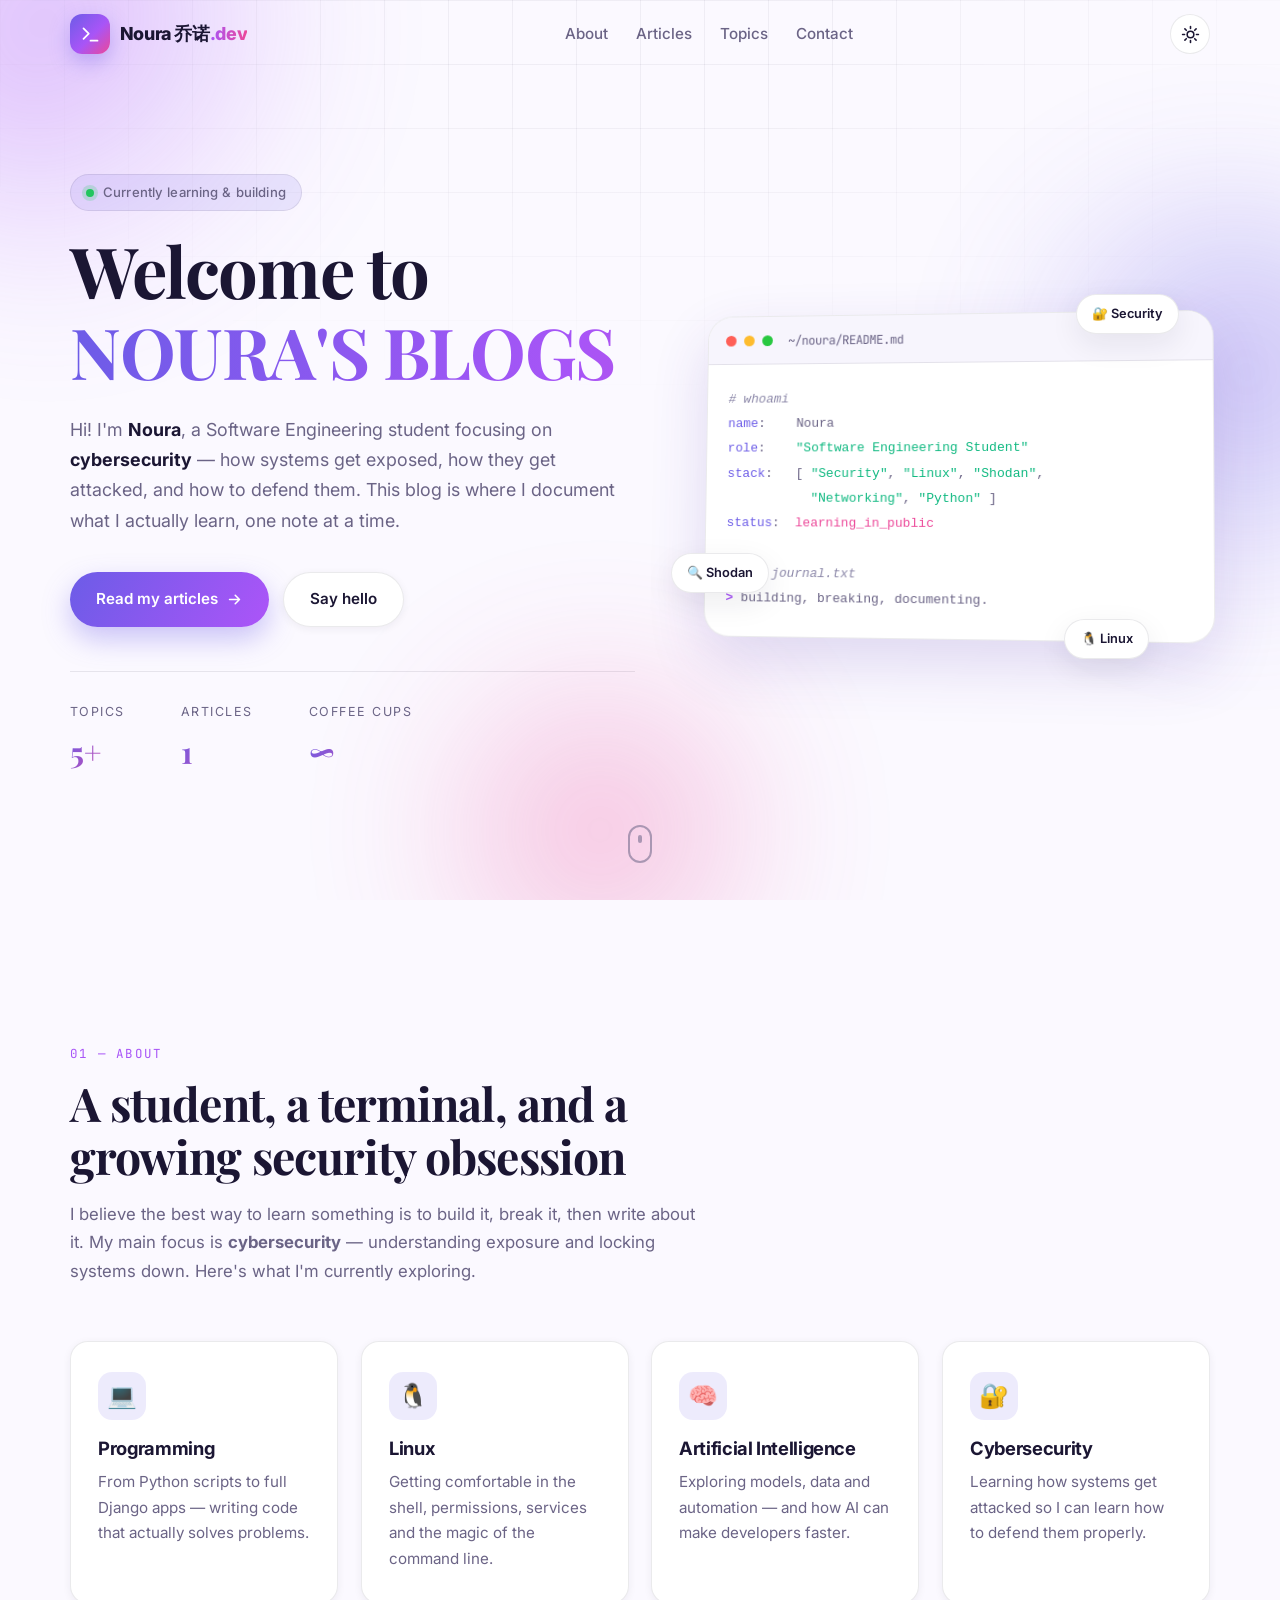
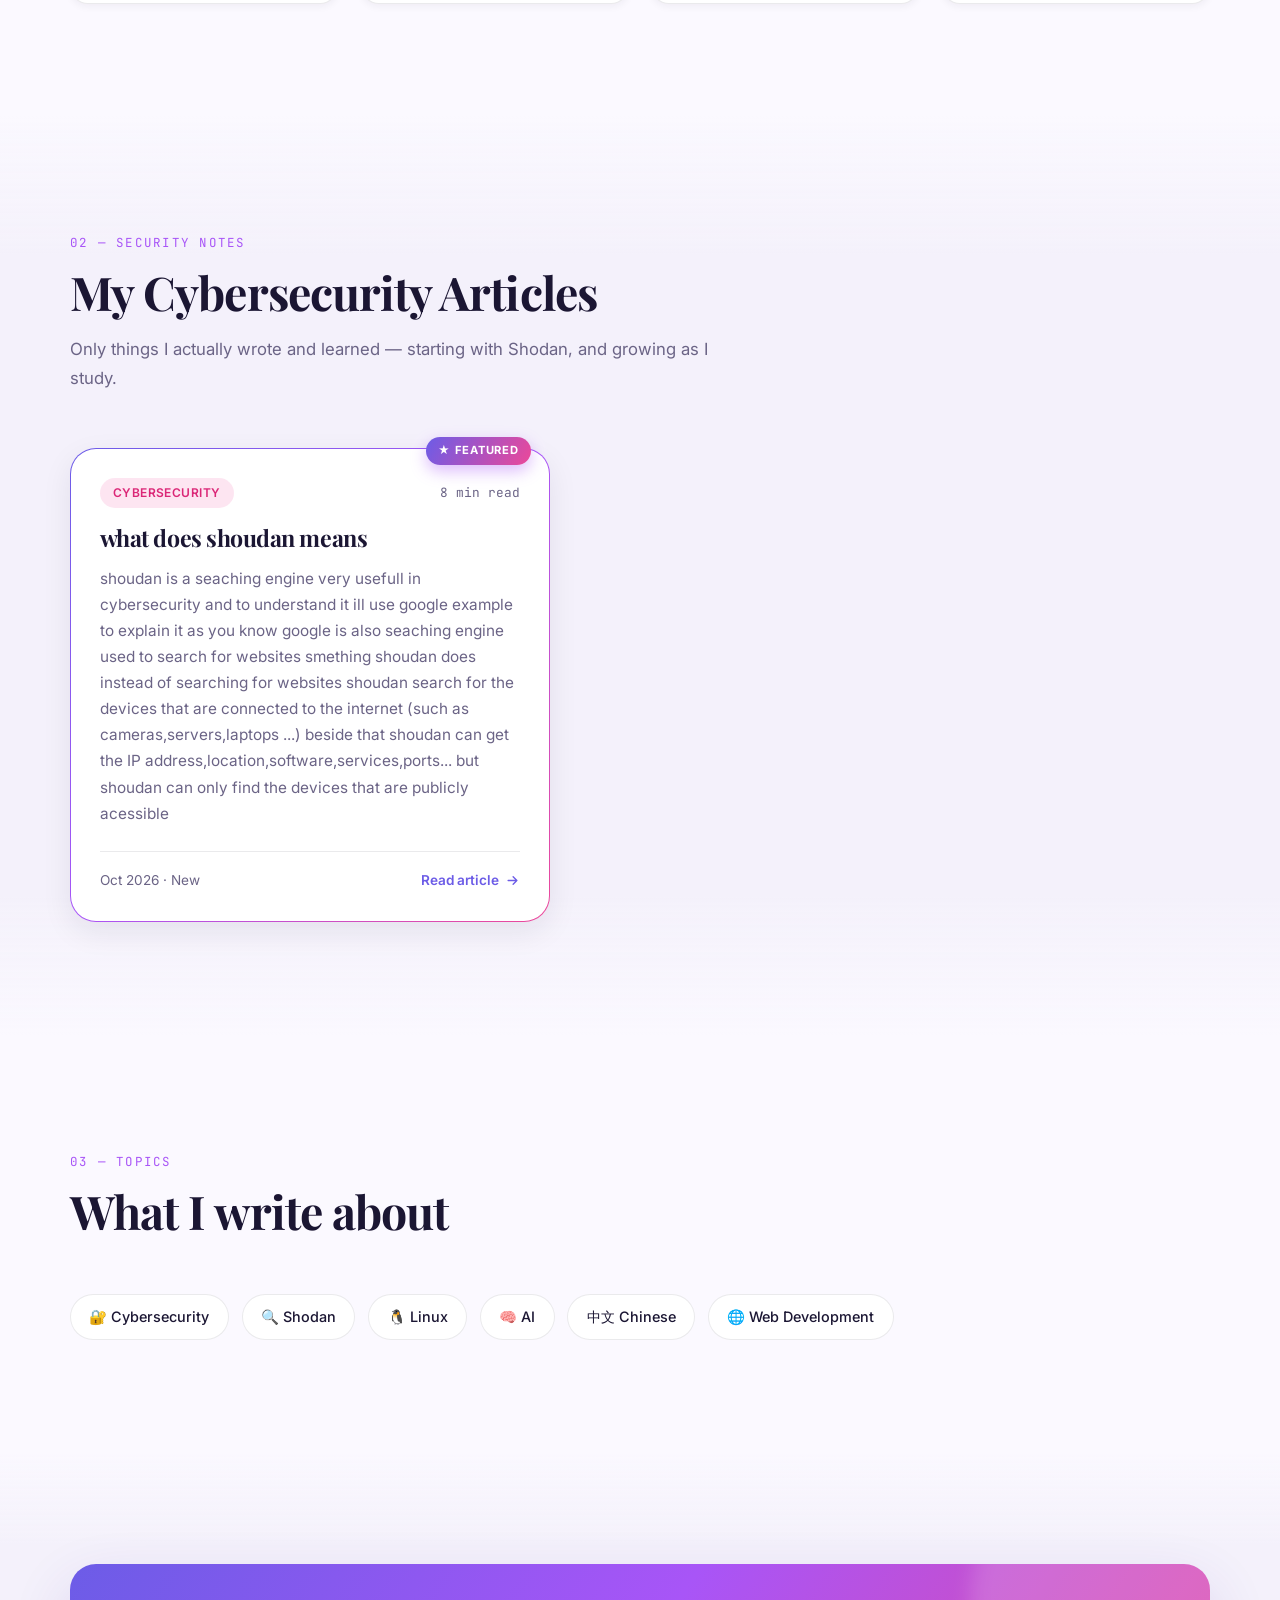
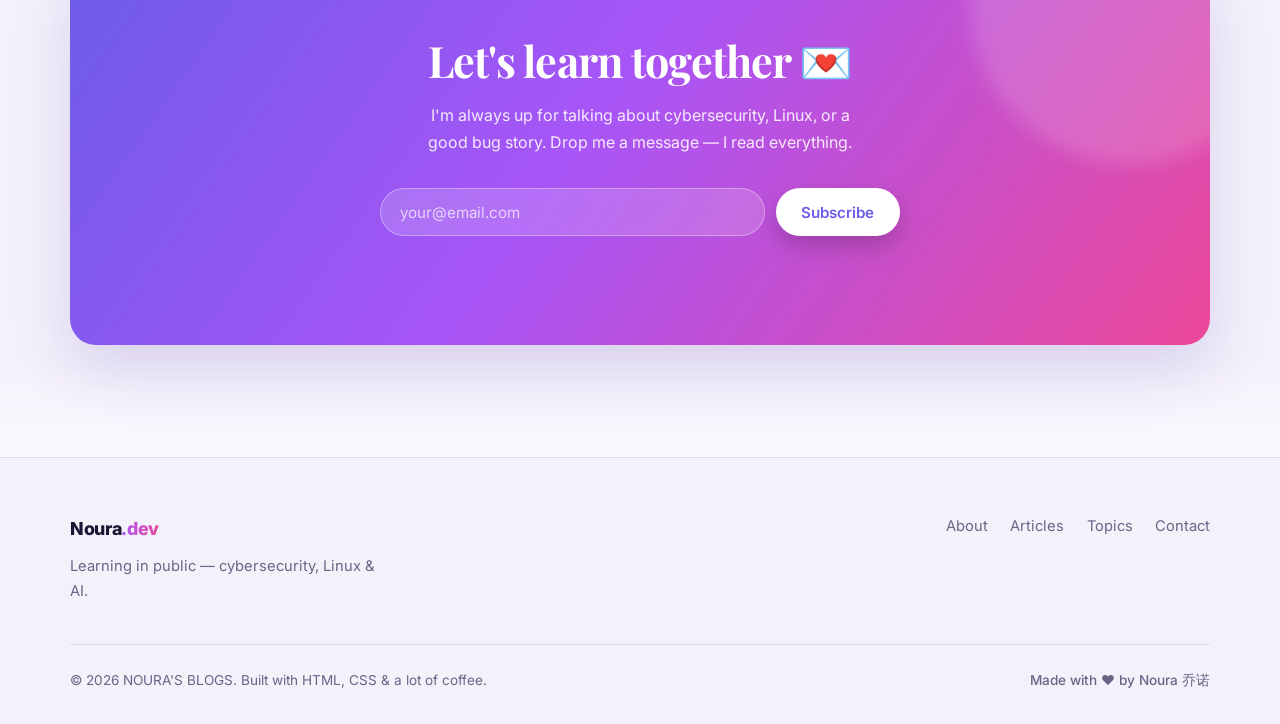
<file: index.html>
<!DOCTYPE html>
<html lang="en" data-theme="light">
<head>
    <meta charset="UTF-8">
    <meta name="viewport" content="width=device-width, initial-scale=1.0">
    <meta name="description" content="Noura's cybersecurity blog — a software engineering student learning security in public: Shodan, Linux, networking and defensive security notes.">
    <title>NOURA'S BLOGS ✦ Cybersecurity · Linux · Learning in public</title>

    <link rel="preconnect" href="https://fonts.googleapis.com">
    <link rel="preconnect" href="https://fonts.gstatic.com" crossorigin>
    <link href="https://fonts.googleapis.com/css2?family=Inter:wght@400;500;600;700;800&family=Playfair+Display:ital,wght@0,600;0,700;1,600&family=JetBrains+Mono:wght@400;500&display=swap" rel="stylesheet">
    <link rel="stylesheet" href="styles.css">
</head>
<body>
    <!-- Decorative background -->
    <div class="bg-decor" aria-hidden="true">
        <span class="blob blob-1"></span>
        <span class="blob blob-2"></span>
        <span class="blob blob-3"></span>
        <span class="grid-lines"></span>
    </div>

    <a class="skip-link" href="#main">Skip to content</a>

    <!-- ================= NAVBAR ================= -->
    <header class="nav" id="nav">
        <div class="container nav__inner">
            <a class="logo" href="#top">
                <span class="logo__mark" aria-hidden="true">
                    <svg viewBox="0 0 24 24" fill="none" stroke="currentColor" stroke-width="2" stroke-linecap="round" stroke-linejoin="round">
                        <path d="M4 17l6-6-6-6"/><path d="M12 19h8"/>
                    </svg>
                </span>
                <span class="logo__text">Noura 乔诺<span class="logo__accent">.dev</span></span>
            </a>

            <nav class="nav__links" aria-label="Main navigation">
                <a href="#about">About</a>
                <a href="#articles">Articles</a>
                <a href="#topics">Topics</a>
                <a href="#contact">Contact</a>
            </nav>

            <div class="nav__actions">
                <button class="theme-toggle" id="themeToggle" type="button" aria-label="Toggle dark mode" title="Toggle dark mode">
                    <svg class="icon-sun" viewBox="0 0 24 24" fill="none" stroke="currentColor" stroke-width="2" stroke-linecap="round">
                        <circle cx="12" cy="12" r="4.2"/>
                        <path d="M12 2v2.5M12 19.5V22M2 12h2.5M19.5 12H22M4.9 4.9l1.8 1.8M17.3 17.3l1.8 1.8M19.1 4.9l-1.8 1.8M6.7 17.3l-1.8 1.8"/>
                    </svg>
                    <svg class="icon-moon" viewBox="0 0 24 24" fill="none" stroke="currentColor" stroke-width="2" stroke-linecap="round" stroke-linejoin="round">
                        <path d="M20 14.5A8.5 8.5 0 1 1 9.5 4a7 7 0 0 0 10.5 10.5z"/>
                    </svg>
                </button>
                <button class="nav-toggle" id="navToggle" type="button" aria-label="Open menu" aria-expanded="false">
                    <span></span><span></span><span></span>
                </button>
            </div>
        </div>
    </header>

    <main id="main">
        <!-- ================= HERO ================= -->
        <section class="hero" id="top">
            <div class="container hero__inner">
                <div class="hero__copy reveal">
                    <span class="badge">
                        <span class="badge__dot"></span>
                        Currently learning &amp; building
                    </span>

                    <h1 class="hero__title">
                        Welcome to
                        <span class="gradient-text">NOURA'S BLOGS</span>
                    </h1>

                    <p class="hero__lead">
                        Hi! I'm <strong>Noura</strong>, a Software Engineering student
                        focusing on <strong>cybersecurity</strong> — how systems get exposed,
                        how they get attacked, and how to defend them.
                        This blog is where I document what I actually learn, one note at a time.
                    </p>

                    <div class="hero__cta">
                        <a class="btn btn--primary" href="#articles">
                            Read my articles
                            <svg viewBox="0 0 24 24" fill="none" stroke="currentColor" stroke-width="2.2" stroke-linecap="round" stroke-linejoin="round">
                                <path d="M5 12h14M13 6l6 6-6 6"/>
                            </svg>
                        </a>
                        <a class="btn btn--ghost" href="#contact">Say hello</a>
                    </div>

                    <dl class="stats">
                        <div class="stat">
                            <dt>Topics</dt><dd>5+</dd>
                        </div>
                        <div class="stat">
                            <dt>Articles</dt><dd id="statArticles">1</dd>
                        </div>
                        <div class="stat">
                            <dt>Coffee cups</dt><dd>&#8734;</dd>
                        </div>
                    </dl>
                </div>

                <div class="hero__card reveal reveal--delay">
                    <div class="card-window">
                        <div class="card-window__bar">
                            <span class="dot dot--red"></span>
                            <span class="dot dot--yellow"></span>
                            <span class="dot dot--green"></span>
                            <span class="card-window__title">~/noura/README.md</span>
                        </div>
                        <pre class="card-window__body"><code><span class="tok-c"># whoami</span>
<span class="tok-k">name</span>:    Noura
<span class="tok-k">role</span>:    <span class="tok-s">"Software Engineering Student"</span>
<span class="tok-k">stack</span>:   [ <span class="tok-s">"Security"</span>, <span class="tok-s">"Linux"</span>, <span class="tok-s">"Shodan"</span>,
           <span class="tok-s">"Networking"</span>, <span class="tok-s">"Python"</span> ]
<span class="tok-k">status</span>:  <span class="tok-b">learning_in_public</span>

<span class="tok-c">$ cat journal.txt</span>
<span class="tok-o">&gt;</span> building, breaking, documenting.</code></pre>
                    </div>

                    <div class="float-chip float-chip--1">🔐 Security</div>
                    <div class="float-chip float-chip--2">🔍 Shodan</div>
                    <div class="float-chip float-chip--3">🐧 Linux</div>
                </div>
            </div>

            <a class="scroll-hint" href="#about" aria-label="Scroll down">
                <span class="scroll-hint__mouse"></span>
            </a>
        </section>

        <!-- ================= ABOUT ================= -->
        <section class="section" id="about">
            <div class="container">
                <header class="section__head reveal">
                    <span class="eyebrow">01 — About</span>
                    <h2 class="section__title">A student, a terminal, and a growing security obsession</h2>
                    <p class="section__sub">
                        I believe the best way to learn something is to build it, break it, then write about it.
                        My main focus is <strong>cybersecurity</strong> — understanding exposure and locking
                        systems down. Here's what I'm currently exploring.
                    </p>
                </header>

                <div class="about__grid">
                    <article class="glass-card reveal">
                        <span class="glass-card__icon">💻</span>
                        <h3>Programming</h3>
                        <p>From Python scripts to full Django apps — writing code that actually solves problems.</p>
                    </article>
                    <article class="glass-card reveal reveal--delay">
                        <span class="glass-card__icon">🐧</span>
                        <h3>Linux</h3>
                        <p>Getting comfortable in the shell, permissions, services and the magic of the command line.</p>
                    </article>
                    <article class="glass-card reveal reveal--delay-2">
                        <span class="glass-card__icon">🧠</span>
                        <h3>Artificial Intelligence</h3>
                        <p>Exploring models, data and automation — and how AI can make developers faster.</p>
                    </article>
                    <article class="glass-card reveal reveal--delay-3">
                        <span class="glass-card__icon">🔐</span>
                        <h3>Cybersecurity</h3>
                        <p>Learning how systems get attacked so I can learn how to defend them properly.</p>
                    </article>
                </div>
            </div>
        </section>

        <!-- ================= ARTICLES ================= -->
        <section class="section section--tinted" id="articles">
            <div class="container">
                <header class="section__head reveal">
                    <span class="eyebrow">02 — Security notes</span>
                    <h2 class="section__title">My Cybersecurity Articles</h2>
                    <p class="section__sub">Only things I actually wrote and learned — starting with Shodan, and growing as I study.</p>
                </header>

                <div class="posts">
                    <a class="post post--featured reveal" href="articles/CyberSecurity.html">
                        <div class="post__top">
                            <span class="tag tag--security">Cybersecurity</span>
                            <span class="post__meta">8 min read</span>
                        </div>
                        <h3 class="post__title">what does shoudan means</h3>
                        <p class="post__excerpt">
                           shoudan is a seaching engine very usefull in cybersecurity and to understand it ill use google example to explain it 
                           as you know google is also seaching engine used to search for websites smething shoudan does instead of searching for websites shoudan
                           search for the devices that are connected to the internet (such as cameras,servers,laptops ...)
                           beside that shoudan can get the IP address,location,software,services,ports... but shoudan can only find the devices that are publicly 
                           acessible 
                        </p>
                        <footer class="post__foot">
                            <span class="post__date">Oct 2026 · New</span>
                            <span class="post__link">Read article
                                <svg viewBox="0 0 24 24" fill="none" stroke="currentColor" stroke-width="2.2" stroke-linecap="round" stroke-linejoin="round"><path d="M5 12h14M13 6l6 6-6 6"/></svg>
                            </span>
                        </footer>
                    </a>
                </div>
            </div>
        </section>

        <!-- ================= TOPICS ================= -->
        <section class="section" id="topics">
            <div class="container">
                <header class="section__head reveal">
                    <span class="eyebrow">03 — Topics</span>
                    <h2 class="section__title">What I write about</h2>
                </header>
                <div class="chips reveal">
                    <span class="chip">🔐 Cybersecurity</span>
                    <span class="chip">🔍 Shodan</span>
                    <span class="chip">🐧 Linux</span>
                    <span class="chip">🧠 AI</span>
                    <span class="chip">中文 Chinese</span>
                    <span class="chip">🌐 Web Development</span>
                </div>
            </div>
        </section>

        <!-- ================= CONTACT ================= -->
        <section class="section section--tinted" id="contact">
            <div class="container">
                <div class="cta reveal">
                    <h2 class="cta__title">Let's learn together 💌</h2>
                    <p class="cta__sub">
                        I'm always up for talking about cybersecurity, Linux, or a good bug story.
                        Drop me a message — I read everything.
                    </p>
                    <form class="cta__form" id="subscribeForm" novalidate>
                        <input type="email" id="emailInput" placeholder="your@email.com" aria-label="Your email" required>
                        <button class="btn btn--primary" type="submit">Subscribe</button>
                    </form>
                    <p class="cta__note" id="formNote" role="status"></p>
                </div>
            </div>
        </section>
    </main>

    <!-- ================= FOOTER ================= -->
    <footer class="footer">
        <div class="container footer__inner">
            <div class="footer__brand">
                <span class="logo__text">Noura<span class="logo__accent">.dev</span></span>
                <p>Learning in public — cybersecurity, Linux &amp; AI.</p>
            </div>
            <nav class="footer__links" aria-label="Footer navigation">
                <a href="#about">About</a>
                <a href="#articles">Articles</a>
                <a href="#topics">Topics</a>
                <a href="#contact">Contact</a>
            </nav>
        </div>
        <div class="container footer__bottom">
            <p>&copy; <span id="year">2026</span> NOURA'S BLOGS. Built with HTML, CSS &amp; a lot of coffee.</p>
            <p class="footer__heart">Made with ❤️ by Noura 乔诺</p>
        </div>
    </footer>

    <script src="script.js"></script>
</body>
</html>
</file>
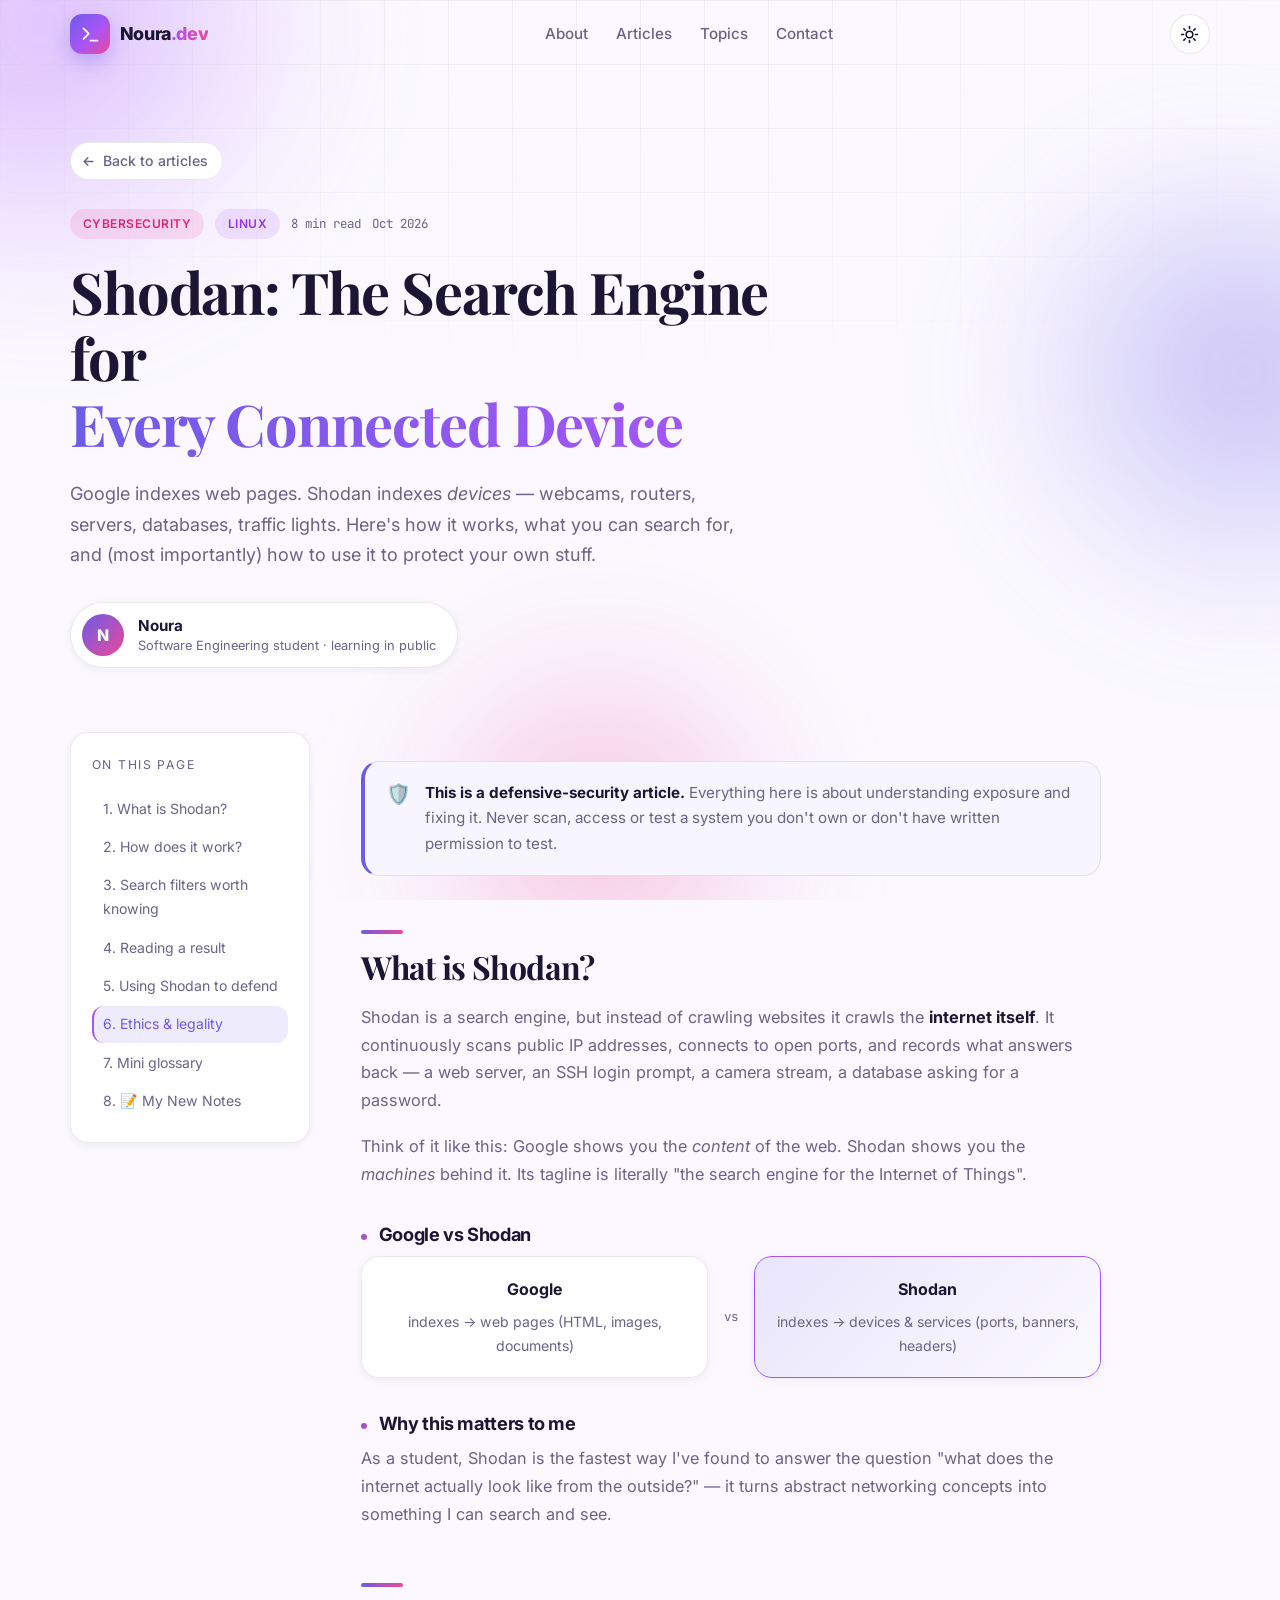
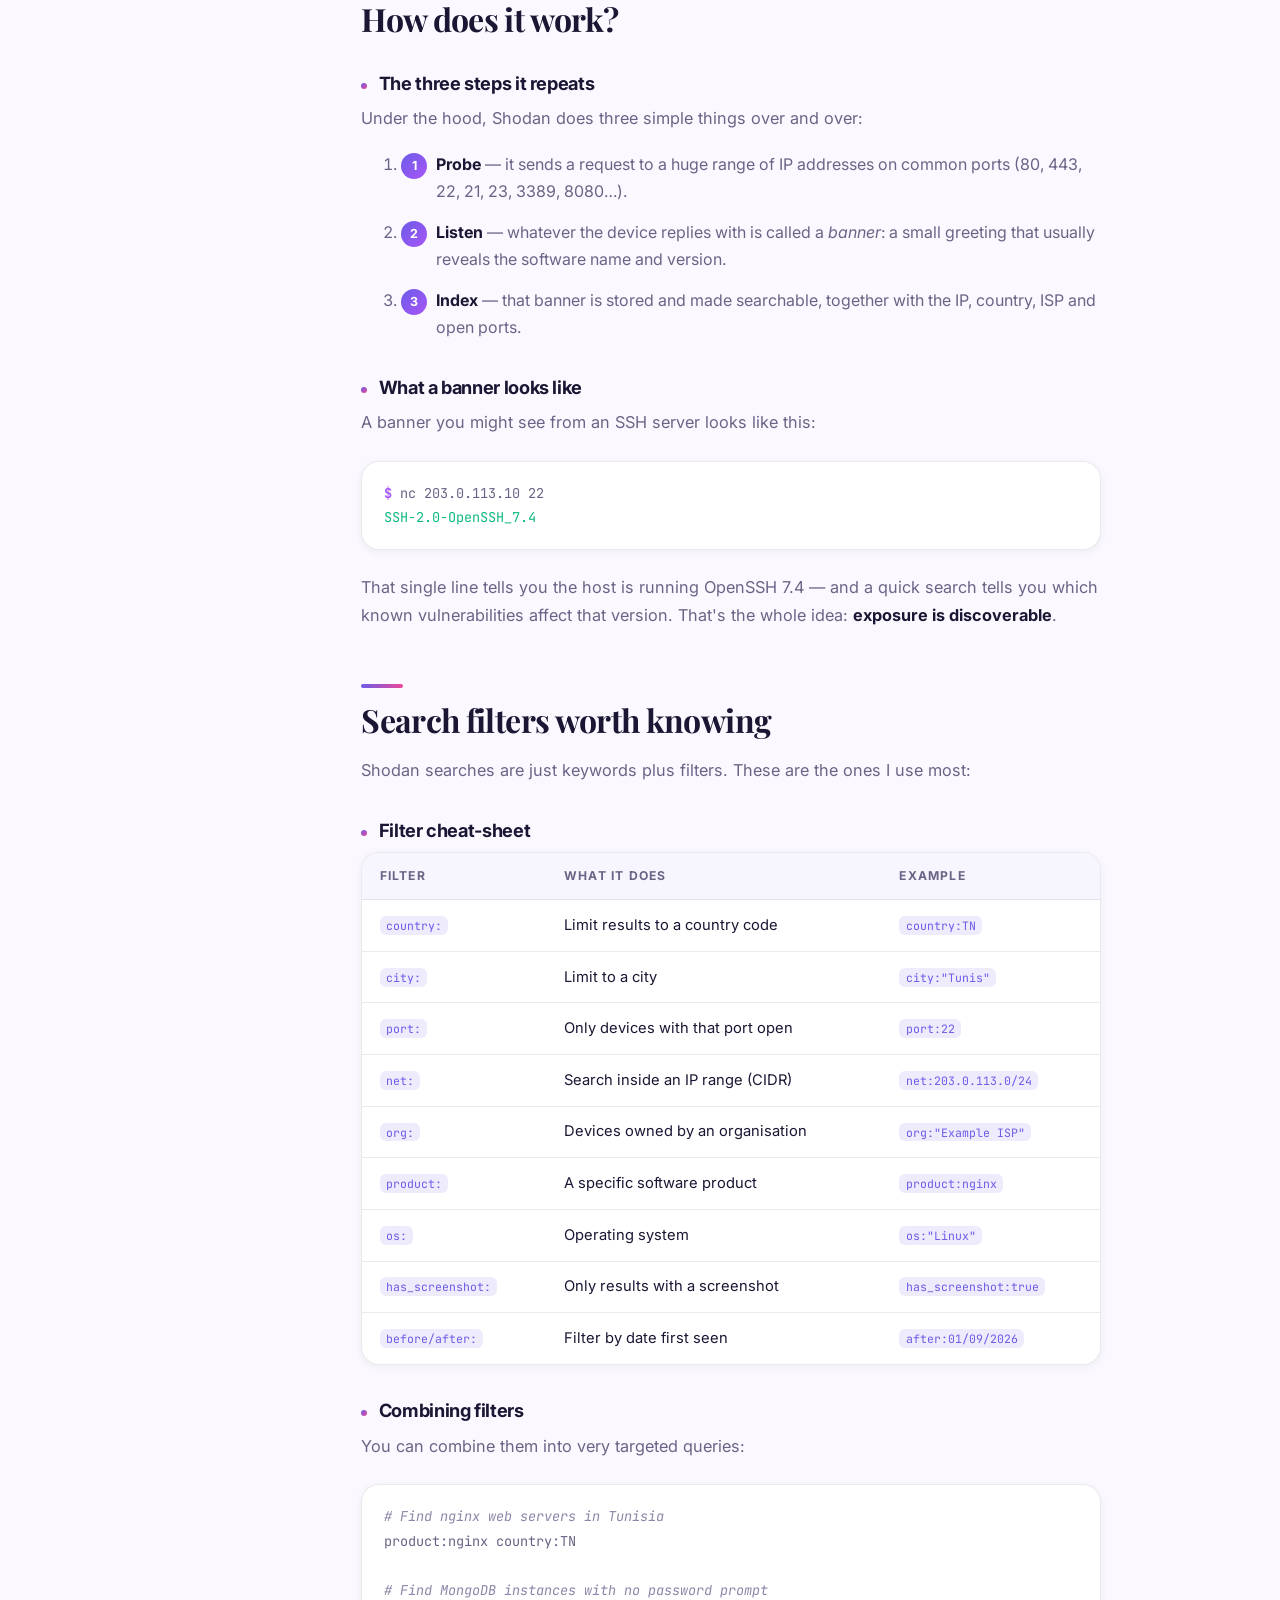
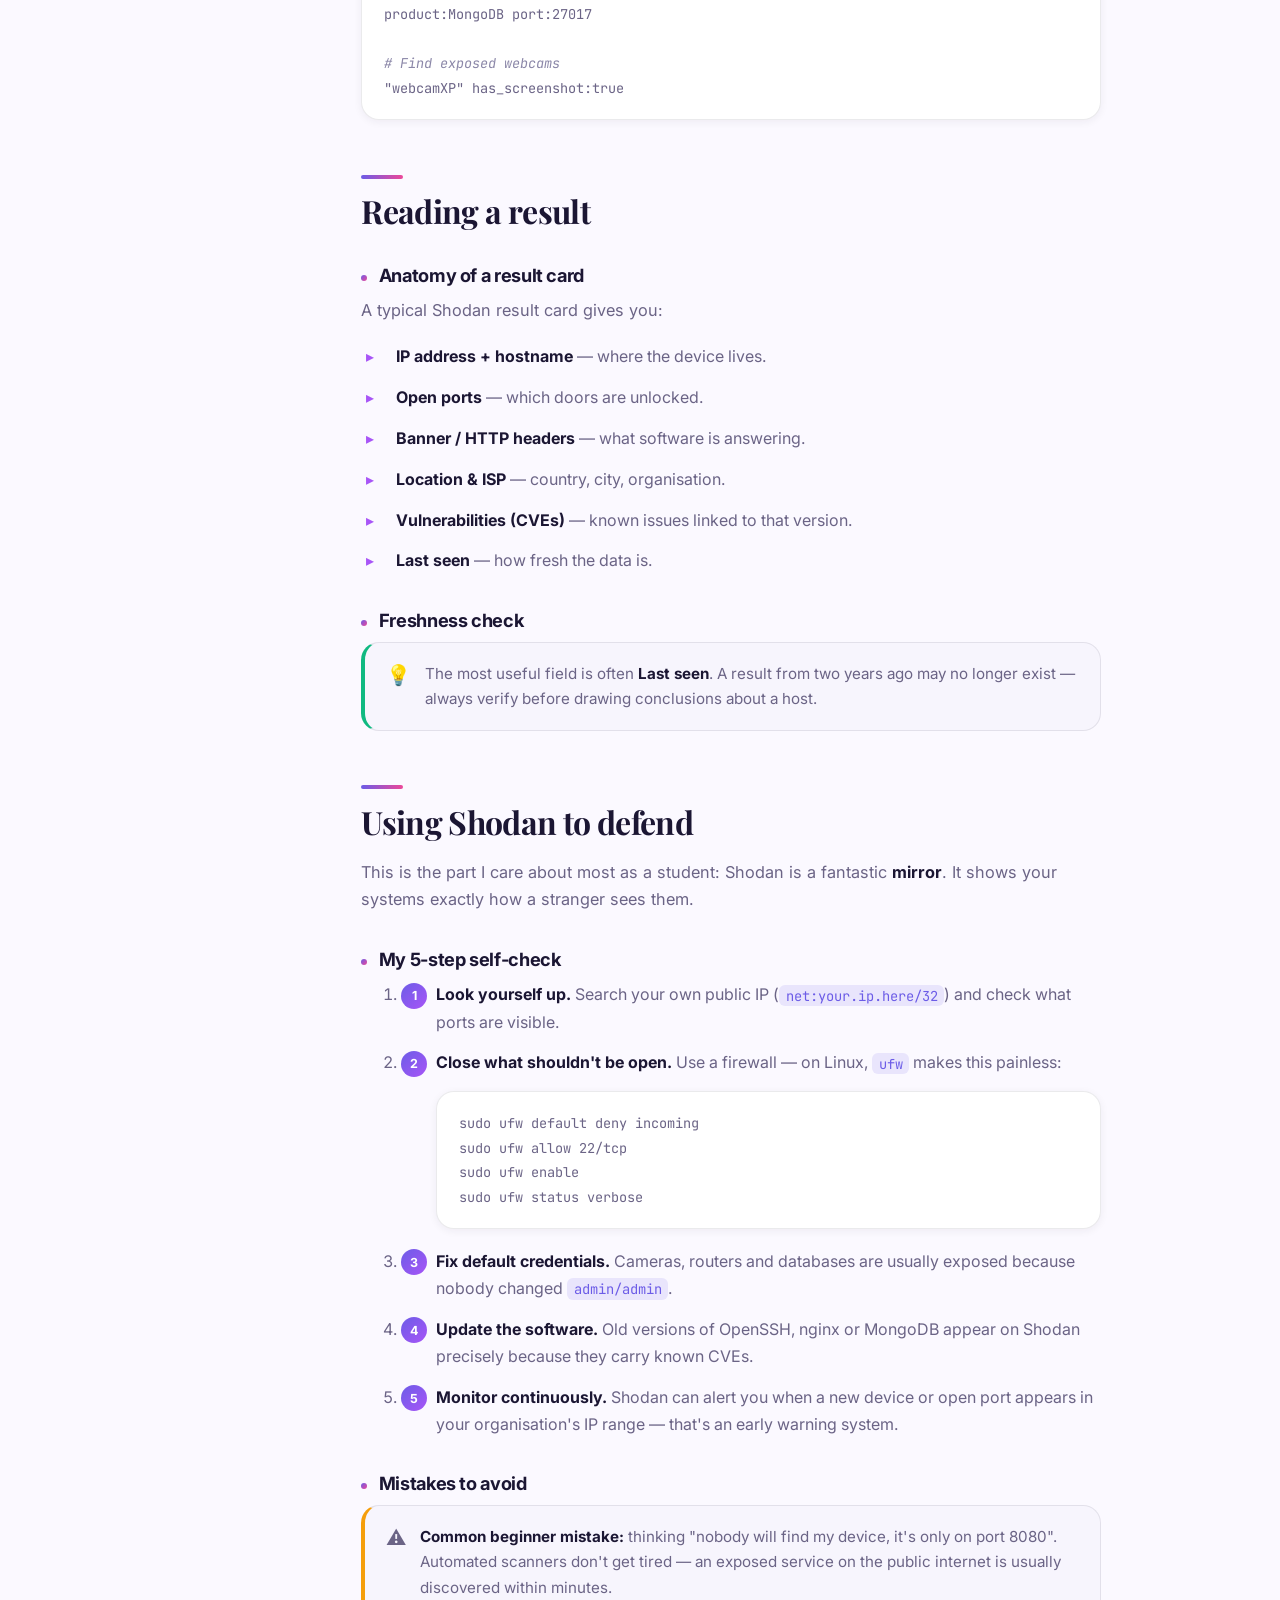
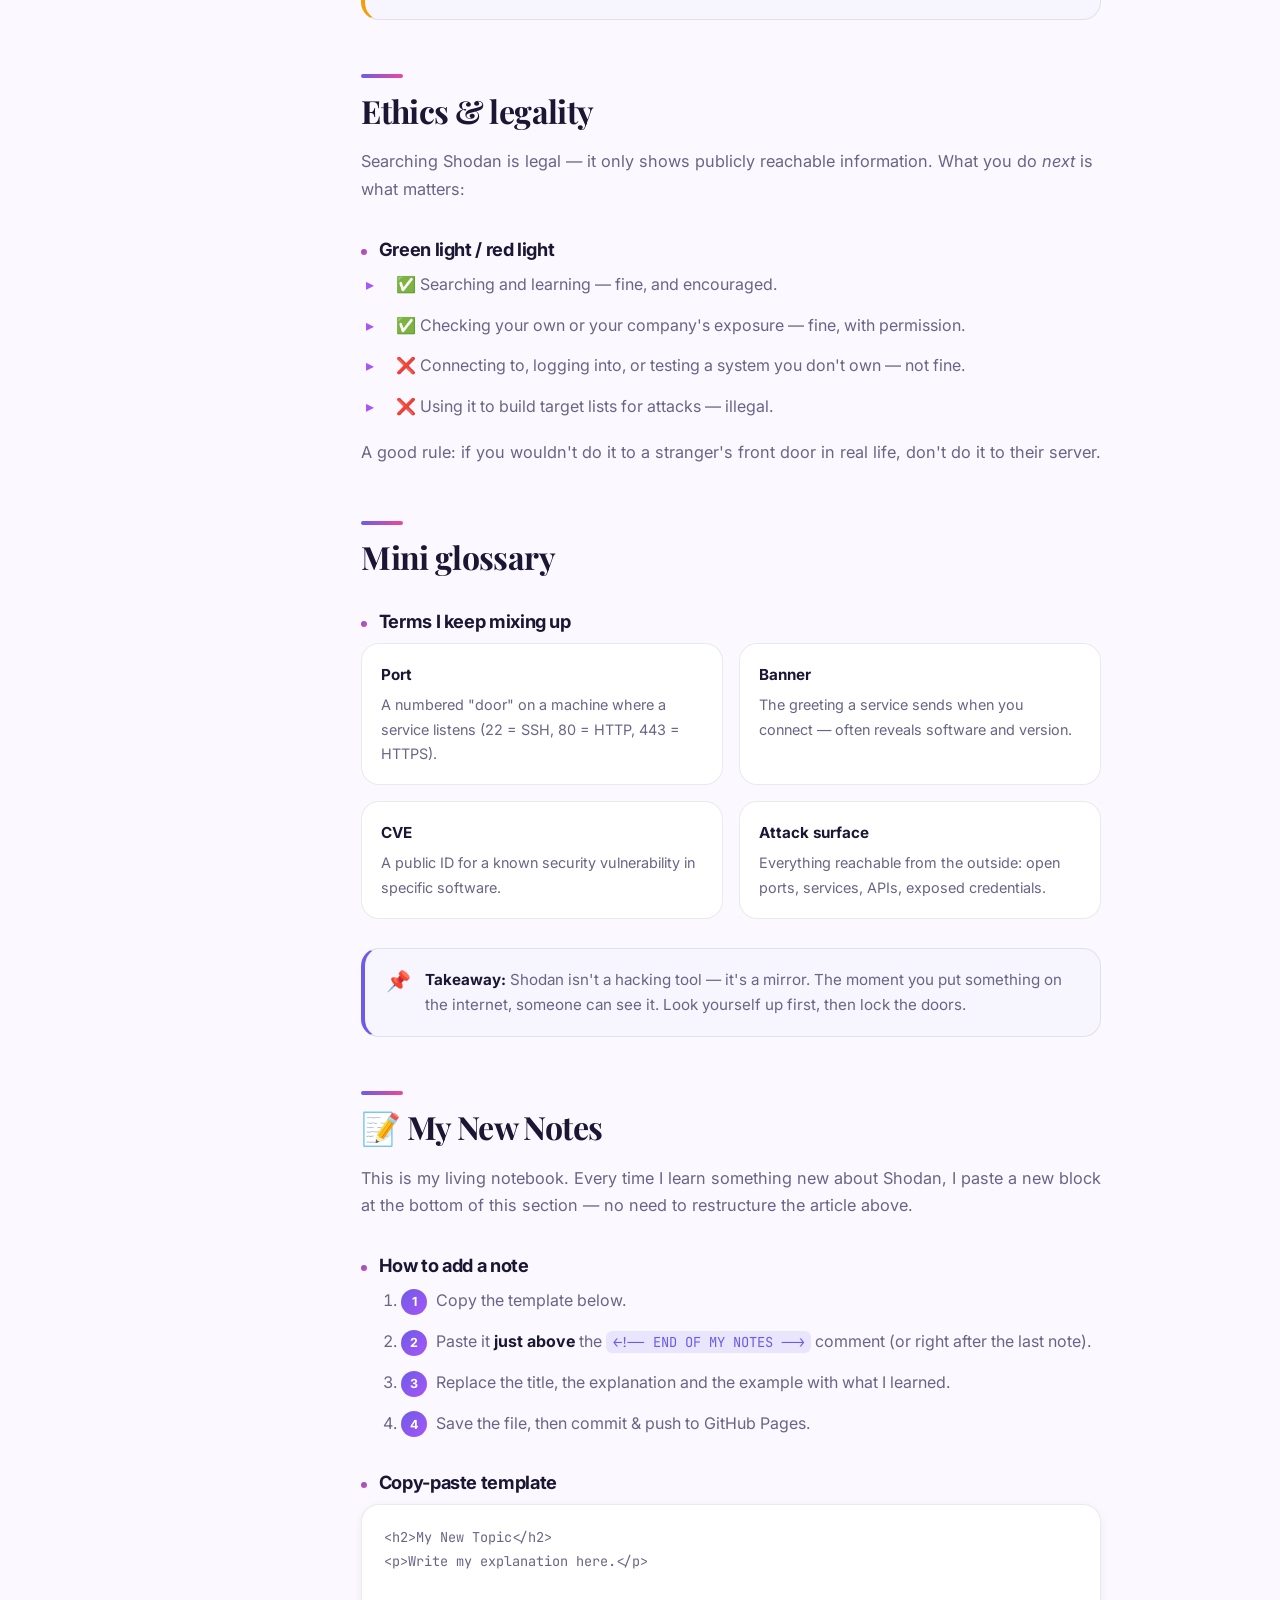
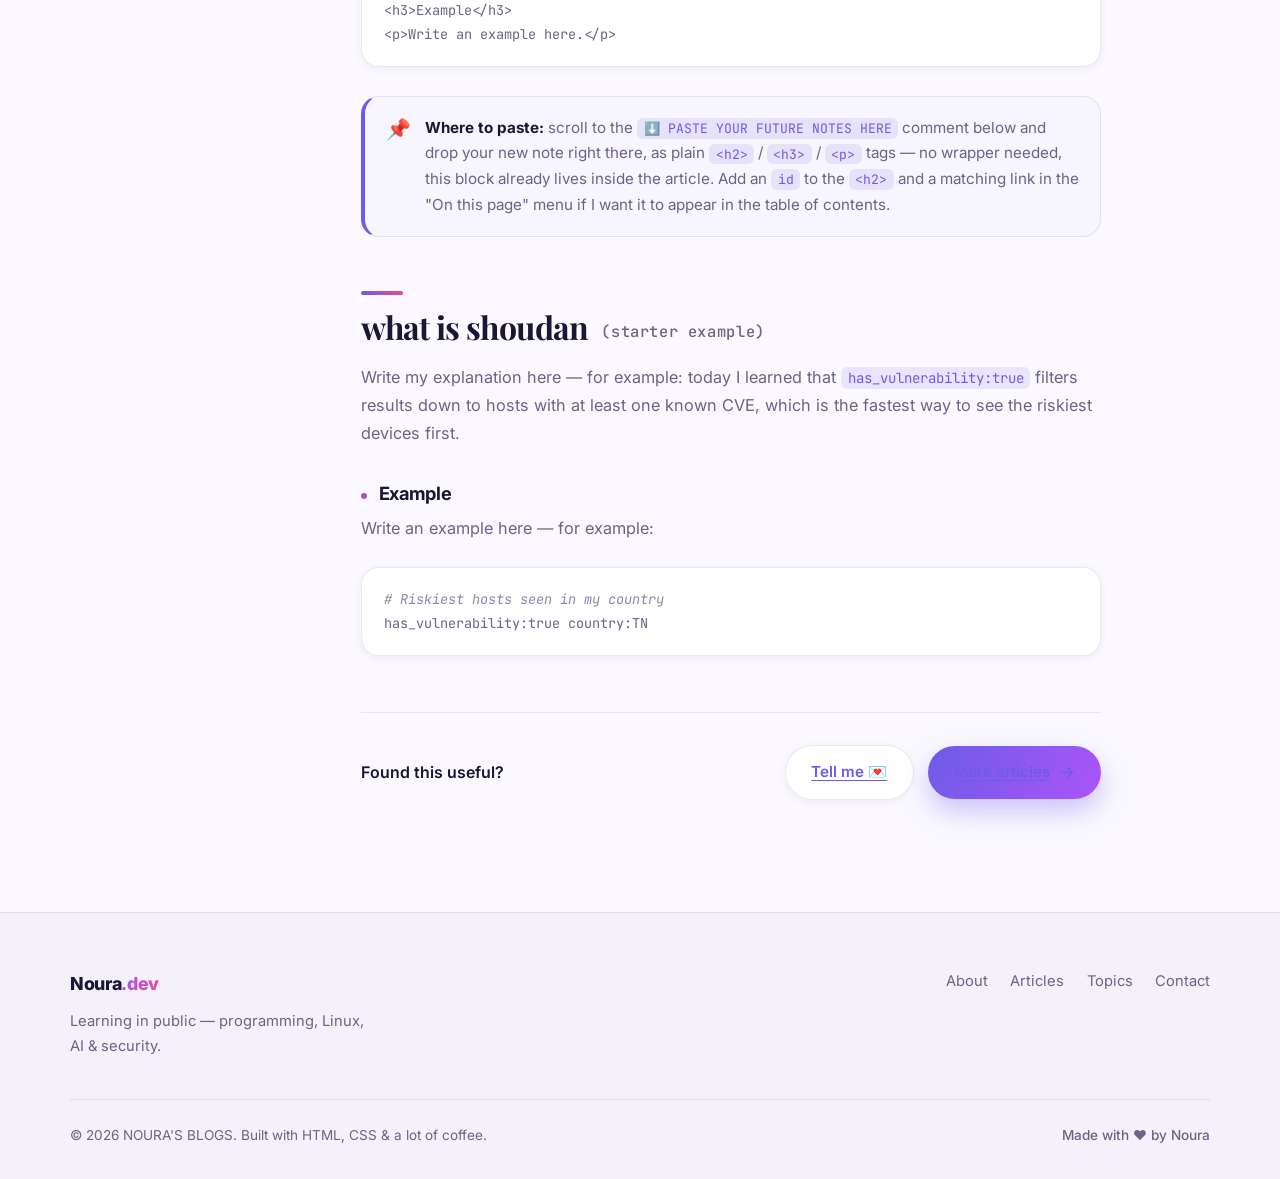
<file: articles/CyberSecurity.html>
<!DOCTYPE html>
<html lang="en" data-theme="light">
<head>
    <meta charset="UTF-8">
    <meta name="viewport" content="width=device-width, initial-scale=1.0">
    <meta name="description" content="Shodan explained for beginners: what the 'search engine for the internet' is, how it works, the search filters you should know, and how to use it to defend your own systems.">
    <title>Shodan: The Search Engine for Every Connected Device ✦ NOURA'S BLOGS</title>

    <link rel="preconnect" href="https://fonts.googleapis.com">
    <link rel="preconnect" href="https://fonts.gstatic.com" crossorigin>
    <link href="https://fonts.googleapis.com/css2?family=Inter:wght@400;500;600;700;800&family=Playfair+Display:ital,wght@0,600;0,700;1,600&family=JetBrains+Mono:wght@400;500&display=swap" rel="stylesheet">
    <link rel="stylesheet" href="../styles.css">
</head>
<body>
    <!-- Decorative background -->
    <div class="bg-decor" aria-hidden="true">
        <span class="blob blob-1"></span>
        <span class="blob blob-2"></span>
        <span class="blob blob-3"></span>
        <span class="grid-lines"></span>
    </div>

    <a class="skip-link" href="#article">Skip to article</a>

    <!-- Reading progress -->
    <div class="progress" aria-hidden="true"><span class="progress__bar" id="progressBar"></span></div>

    <!-- ================= NAVBAR ================= -->
    <header class="nav" id="nav">
        <div class="container nav__inner">
            <a class="logo" href="../index.html#top">
                <span class="logo__mark" aria-hidden="true">
                    <svg viewBox="0 0 24 24" fill="none" stroke="currentColor" stroke-width="2" stroke-linecap="round" stroke-linejoin="round">
                        <path d="M4 17l6-6-6-6"/><path d="M12 19h8"/>
                    </svg>
                </span>
                <span class="logo__text">Noura<span class="logo__accent">.dev</span></span>
            </a>

            <nav class="nav__links" aria-label="Main navigation">
                <a href="../index.html#about">About</a>
                <a href="../index.html#articles">Articles</a>
                <a href="../index.html#topics">Topics</a>
                <a href="../index.html#contact">Contact</a>
            </nav>

            <div class="nav__actions">
                <button class="theme-toggle" id="themeToggle" type="button" aria-label="Toggle dark mode" title="Toggle dark mode">
                    <svg class="icon-sun" viewBox="0 0 24 24" fill="none" stroke="currentColor" stroke-width="2" stroke-linecap="round">
                        <circle cx="12" cy="12" r="4.2"/>
                        <path d="M12 2v2.5M12 19.5V22M2 12h2.5M19.5 12H22M4.9 4.9l1.8 1.8M17.3 17.3l1.8 1.8M19.1 4.9l-1.8 1.8M6.7 17.3l-1.8 1.8"/>
                    </svg>
                    <svg class="icon-moon" viewBox="0 0 24 24" fill="none" stroke="currentColor" stroke-width="2" stroke-linecap="round" stroke-linejoin="round">
                        <path d="M20 14.5A8.5 8.5 0 1 1 9.5 4a7 7 0 0 0 10.5 10.5z"/>
                    </svg>
                </button>
                <button class="nav-toggle" id="navToggle" type="button" aria-label="Open menu" aria-expanded="false">
                    <span></span><span></span><span></span>
                </button>
            </div>
        </div>
    </header>

    <main id="article">
        <!-- ================= ARTICLE HEADER ================= -->
        <section class="article-hero">
            <div class="container">
                <a class="back-link" href="../index.html#articles">
                    <svg viewBox="0 0 24 24" fill="none" stroke="currentColor" stroke-width="2.2" stroke-linecap="round" stroke-linejoin="round">
                        <path d="M19 12H5M11 18l-6-6 6-6"/>
                    </svg>
                    Back to articles
                </a>

                <div class="article-hero__tags reveal">
                    <span class="tag tag--security">Cybersecurity</span>
                    <span class="tag tag--linux">Linux</span>
                    <span class="article-meta">8 min read</span>
                    <span class="article-meta">Oct 2026</span>
                </div>

                <h1 class="article-hero__title reveal reveal--delay">
                    Shodan: The Search Engine for
                    <span class="gradient-text">Every Connected Device</span>
                </h1>

                <p class="article-hero__lead reveal reveal--delay-2">
                    Google indexes web pages. Shodan indexes <em>devices</em> — webcams, routers,
                    servers, databases, traffic lights. Here's how it works, what you can search for,
                    and (most importantly) how to use it to protect your own stuff.
                </p>

                <div class="author reveal reveal--delay-3">
                    <span class="author__avatar" aria-hidden="true">N</span>
                    <div class="author__info">
                        <span class="author__name">Noura</span>
                        <span class="author__role">Software Engineering student · learning in public</span>
                    </div>
                </div>
            </div>
        </section>

        <!-- ================= ARTICLE BODY ================= -->
        <section class="section section--article">
            <div class="container article-layout">
                <!-- Table of contents -->
                <aside class="toc reveal" aria-label="Table of contents">
                    <p class="toc__title">On this page</p>
                    <nav class="toc__list">
                        <a href="#what">1. What is Shodan?</a>
                        <a href="#how">2. How does it work?</a>
                        <a href="#filters">3. Search filters worth knowing</a>
                        <a href="#reading">4. Reading a result</a>
                        <a href="#defend">5. Using Shodan to defend</a>
                        <a href="#ethics">6. Ethics &amp; legality</a>
                        <a href="#glossary">7. Mini glossary</a>
                        <a href="#my-notes">8. 📝 My New Notes</a>
                    </nav>
                </aside>

                <article class="prose">
                    <div class="callout callout--note reveal">
                        <span class="callout__icon">🛡️</span>
                        <div>
                            <strong>This is a defensive-security article.</strong>
                            Everything here is about understanding exposure and fixing it.
                            Never scan, access or test a system you don't own or don't have
                            written permission to test.
                        </div>
                    </div>

                    <h2 id="what">What is Shodan?</h2>
                    <p>
                        Shodan is a search engine, but instead of crawling websites it crawls the
                        <strong>internet itself</strong>. It continuously scans public IP addresses,
                        connects to open ports, and records what answers back — a web server, an SSH
                        login prompt, a camera stream, a database asking for a password.
                    </p>
                    <p>
                        Think of it like this: Google shows you the <em>content</em> of the web.
                        Shodan shows you the <em>machines</em> behind it. Its tagline is literally
                        "the search engine for the Internet of Things".
                    </p>

                    <h3>Google vs Shodan</h3>
                    <figure class="figure reveal">
                        <div class="figure__box">
                            <span class="figure__label">Google</span>
                            <p>indexes → web pages (HTML, images, documents)</p>
                        </div>
                        <div class="figure__arrow" aria-hidden="true">vs</div>
                        <div class="figure__box figure__box--accent">
                            <span class="figure__label">Shodan</span>
                            <p>indexes → devices &amp; services (ports, banners, headers)</p>
                        </div>
                    </figure>

                    <h3>Why this matters to me</h3>
                    <p>
                        As a student, Shodan is the fastest way I've found to answer the question
                        "what does the internet actually look like from the outside?" — it turns
                        abstract networking concepts into something I can search and see.
                    </p>

                    <h2 id="how">How does it work?</h2>
                    <h3>The three steps it repeats</h3>
                    <p>Under the hood, Shodan does three simple things over and over:</p>
                    <ol class="steps">
                        <li><strong>Probe</strong> — it sends a request to a huge range of IP addresses on common ports (80, 443, 22, 21, 23, 3389, 8080…).</li>
                        <li><strong>Listen</strong> — whatever the device replies with is called a <em>banner</em>: a small greeting that usually reveals the software name and version.</li>
                        <li><strong>Index</strong> — that banner is stored and made searchable, together with the IP, country, ISP and open ports.</li>
                    </ol>

                    <h3>What a banner looks like</h3>
                    <p>A banner you might see from an SSH server looks like this:</p>
                    <pre class="code"><code><span class="tok-o">$</span> nc 203.0.113.10 22
<span class="tok-s">SSH-2.0-OpenSSH_7.4</span></code></pre>
                    <p>
                        That single line tells you the host is running OpenSSH 7.4 — and a quick
                        search tells you which known vulnerabilities affect that version. That's the
                        whole idea: <strong>exposure is discoverable</strong>.
                    </p>

                    <h2 id="filters">Search filters worth knowing</h2>
                    <p>Shodan searches are just keywords plus filters. These are the ones I use most:</p>

                    <h3>Filter cheat-sheet</h3>
                    <div class="table-wrap reveal">
                        <table class="table">
                            <thead>
                                <tr><th>Filter</th><th>What it does</th><th>Example</th></tr>
                            </thead>
                            <tbody>
                                <tr><td><code>country:</code></td><td>Limit results to a country code</td><td><code>country:TN</code></td></tr>
                                <tr><td><code>city:</code></td><td>Limit to a city</td><td><code>city:"Tunis"</code></td></tr>
                                <tr><td><code>port:</code></td><td>Only devices with that port open</td><td><code>port:22</code></td></tr>
                                <tr><td><code>net:</code></td><td>Search inside an IP range (CIDR)</td><td><code>net:203.0.113.0/24</code></td></tr>
                                <tr><td><code>org:</code></td><td>Devices owned by an organisation</td><td><code>org:"Example ISP"</code></td></tr>
                                <tr><td><code>product:</code></td><td>A specific software product</td><td><code>product:nginx</code></td></tr>
                                <tr><td><code>os:</code></td><td>Operating system</td><td><code>os:"Linux"</code></td></tr>
                                <tr><td><code>has_screenshot:</code></td><td>Only results with a screenshot</td><td><code>has_screenshot:true</code></td></tr>
                                <tr><td><code>before/after:</code></td><td>Filter by date first seen</td><td><code>after:01/09/2026</code></td></tr>
                            </tbody>
                        </table>
                    </div>

                    <h3>Combining filters</h3>
                    <p>You can combine them into very targeted queries:</p>
                    <pre class="code"><code><span class="tok-c"># Find nginx web servers in Tunisia</span>
product:nginx country:TN

<span class="tok-c"># Find MongoDB instances with no password prompt</span>
product:MongoDB port:27017

<span class="tok-c"># Find exposed webcams</span>
"webcamXP" has_screenshot:true</code></pre>

                    <h2 id="reading">Reading a result</h2>
                    <h3>Anatomy of a result card</h3>
                    <p>A typical Shodan result card gives you:</p>
                    <ul class="checklist">
                        <li><strong>IP address + hostname</strong> — where the device lives.</li>
                        <li><strong>Open ports</strong> — which doors are unlocked.</li>
                        <li><strong>Banner / HTTP headers</strong> — what software is answering.</li>
                        <li><strong>Location &amp; ISP</strong> — country, city, organisation.</li>
                        <li><strong>Vulnerabilities (CVEs)</strong> — known issues linked to that version.</li>
                        <li><strong>Last seen</strong> — how fresh the data is.</li>
                    </ul>

                    <h3>Freshness check</h3>
                    <div class="callout callout--tip reveal">
                        <span class="callout__icon">💡</span>
                        <div>
                            The most useful field is often <strong>Last seen</strong>. A result from
                            two years ago may no longer exist — always verify before drawing
                            conclusions about a host.
                        </div>
                    </div>

                    <h2 id="defend">Using Shodan to defend</h2>
                    <p>
                        This is the part I care about most as a student: Shodan is a fantastic
                        <strong>mirror</strong>. It shows your systems exactly how a stranger sees them.
                    </p>

                    <h3>My 5-step self-check</h3>
                    <ol class="steps">
                        <li>
                            <strong>Look yourself up.</strong> Search your own public IP
                            (<code>net:your.ip.here/32</code>) and check what ports are visible.
                        </li>
                        <li>
                            <strong>Close what shouldn't be open.</strong> Use a firewall —
                            on Linux, <code>ufw</code> makes this painless:
                            <pre class="code code--inline"><code>sudo ufw default deny incoming
sudo ufw allow 22/tcp
sudo ufw enable
sudo ufw status verbose</code></pre>
                        </li>
                        <li>
                            <strong>Fix default credentials.</strong> Cameras, routers and databases
                            are usually exposed because nobody changed <code>admin/admin</code>.
                        </li>
                        <li>
                            <strong>Update the software.</strong> Old versions of OpenSSH, nginx or
                            MongoDB appear on Shodan precisely because they carry known CVEs.
                        </li>
                        <li>
                            <strong>Monitor continuously.</strong> Shodan can alert you when a new
                            device or open port appears in your organisation's IP range — that's an
                            early warning system.
                        </li>
                    </ol>

                    <h3>Mistakes to avoid</h3>
                    <div class="callout callout--warn reveal">
                        <span class="callout__icon">⚠️</span>
                        <div>
                            <strong>Common beginner mistake:</strong> thinking "nobody will find my
                            device, it's only on port 8080". Automated scanners don't get tired —
                            an exposed service on the public internet is usually discovered within
                            minutes.
                        </div>
                    </div>

                    <h2 id="ethics">Ethics &amp; legality</h2>
                    <p>
                        Searching Shodan is legal — it only shows publicly reachable information.
                        What you do <em>next</em> is what matters:
                    </p>

                    <h3>Green light / red light</h3>
                    <ul class="checklist">
                        <li>✅ Searching and learning — fine, and encouraged.</li>
                        <li>✅ Checking your own or your company's exposure — fine, with permission.</li>
                        <li>❌ Connecting to, logging into, or testing a system you don't own — not fine.</li>
                        <li>❌ Using it to build target lists for attacks — illegal.</li>
                    </ul>
                    <p>
                        A good rule: if you wouldn't do it to a stranger's front door in real life,
                        don't do it to their server.
                    </p>

                    <h2 id="glossary">Mini glossary</h2>
                    <h3>Terms I keep mixing up</h3>
                    <dl class="glossary">
                        <div>
                            <dt>Port</dt>
                            <dd>A numbered "door" on a machine where a service listens (22 = SSH, 80 = HTTP, 443 = HTTPS).</dd>
                        </div>
                        <div>
                            <dt>Banner</dt>
                            <dd>The greeting a service sends when you connect — often reveals software and version.</dd>
                        </div>
                        <div>
                            <dt>CVE</dt>
                            <dd>A public ID for a known security vulnerability in specific software.</dd>
                        </div>
                        <div>
                            <dt>Attack surface</dt>
                            <dd>Everything reachable from the outside: open ports, services, APIs, exposed credentials.</dd>
                        </div>
                    </dl>

                    <div class="callout callout--note reveal">
                        <span class="callout__icon">📌</span>
                        <div>
                            <strong>Takeaway:</strong> Shodan isn't a hacking tool — it's a mirror.
                            The moment you put something on the internet, someone can see it.
                            Look yourself up first, then lock the doors.
                        </div>
                    </div>

                    <!-- ================= MY NEW NOTES ================= -->
                    <h2 id="my-notes">📝 My New Notes</h2>
                    <p>
                        This is my living notebook. Every time I learn something new about Shodan,
                        I paste a new block at the bottom of this section — no need to restructure
                        the article above.
                    </p>

                    <h3>How to add a note</h3>
                    <ol class="steps">
                        <li>Copy the template below.</li>
                        <li>Paste it <strong>just above</strong> the
                            <code>&lt;!-- END OF MY NOTES --&gt;</code> comment (or right after the last note).</li>
                        <li>Replace the title, the explanation and the example with what I learned.</li>
                        <li>Save the file, then commit &amp; push to GitHub Pages.</li>
                    </ol>

                    <h3>Copy-paste template</h3>
                    <pre class="code"><code>&lt;h2&gt;My New Topic&lt;/h2&gt;
&lt;p&gt;Write my explanation here.&lt;/p&gt;

&lt;h3&gt;Example&lt;/h3&gt;
&lt;p&gt;Write an example here.&lt;/p&gt;</code></pre>

                    <div class="callout callout--note reveal">
                        <span class="callout__icon">📌</span>
                        <div>
                            <strong>Where to paste:</strong> scroll to the
                            <code>⬇️ PASTE YOUR FUTURE NOTES HERE</code> comment below and drop your
                            new note right there, as plain <code>&lt;h2&gt;</code> / <code>&lt;h3&gt;</code>
                            / <code>&lt;p&gt;</code> tags — no wrapper needed, this block already lives
                            inside the article. Add an <code>id</code> to the <code>&lt;h2&gt;</code> and a
                            matching link in the "On this page" menu if I want it to appear in the
                            table of contents.
                        </div>
                    </div>

                    <!-- ============================================================
                         ⬇️ PASTE YOUR FUTURE NOTES HERE ⬇️
                         Each note = one heading block copied from the template above
                         (<h2> + <p>, then <h3> + <p>), pasted BELOW this comment.
                         Newest note goes at the very bottom, just above the
                         "END OF MY NOTES" marker.
                         ============================================================ -->

                    <h2>what is shoudan <span class="note-date">(starter example)</span></h2>
                    <p>
                        Write my explanation here — for example: today I learned that
                        <code>has_vulnerability:true</code> filters results down to hosts with
                        at least one known CVE, which is the fastest way to see the riskiest
                        devices first.
                    </p>

                    <h3>Example</h3>
                    <p>Write an example here — for example:</p>
                    <pre class="code"><code><span class="tok-c"># Riskiest hosts seen in my country</span>
has_vulnerability:true country:TN</code></pre>

                    <!-- ⬆️ END OF MY NOTES — paste each new note ABOVE this line ⬆️ -->

                    <!-- Article footer -->
                    <div class="share">
                        <span class="share__label">Found this useful?</span>
                        <a class="btn btn--ghost" href="../index.html#contact">Tell me 💌</a>
                        <a class="btn btn--primary" href="../index.html#articles">
                            More articles
                            <svg viewBox="0 0 24 24" fill="none" stroke="currentColor" stroke-width="2.2" stroke-linecap="round" stroke-linejoin="round"><path d="M5 12h14M13 6l6 6-6 6"/></svg>
                        </a>
                    </div>
                </article>
            </div>
        </section>
    </main>

    <!-- ================= FOOTER ================= -->
    <footer class="footer">
        <div class="container footer__inner">
            <div class="footer__brand">
                <span class="logo__text">Noura<span class="logo__accent">.dev</span></span>
                <p>Learning in public — programming, Linux, AI &amp; security.</p>
            </div>
            <nav class="footer__links" aria-label="Footer navigation">
                <a href="../index.html#about">About</a>
                <a href="../index.html#articles">Articles</a>
                <a href="../index.html#topics">Topics</a>
                <a href="../index.html#contact">Contact</a>
            </nav>
        </div>
        <div class="container footer__bottom">
            <p>&copy; <span id="year">2026</span> NOURA'S BLOGS. Built with HTML, CSS &amp; a lot of coffee.</p>
            <p class="footer__heart">Made with ❤️ by Noura</p>
        </div>
    </footer>

    <script src="../script.js"></script>
</body>
</html>
</file>
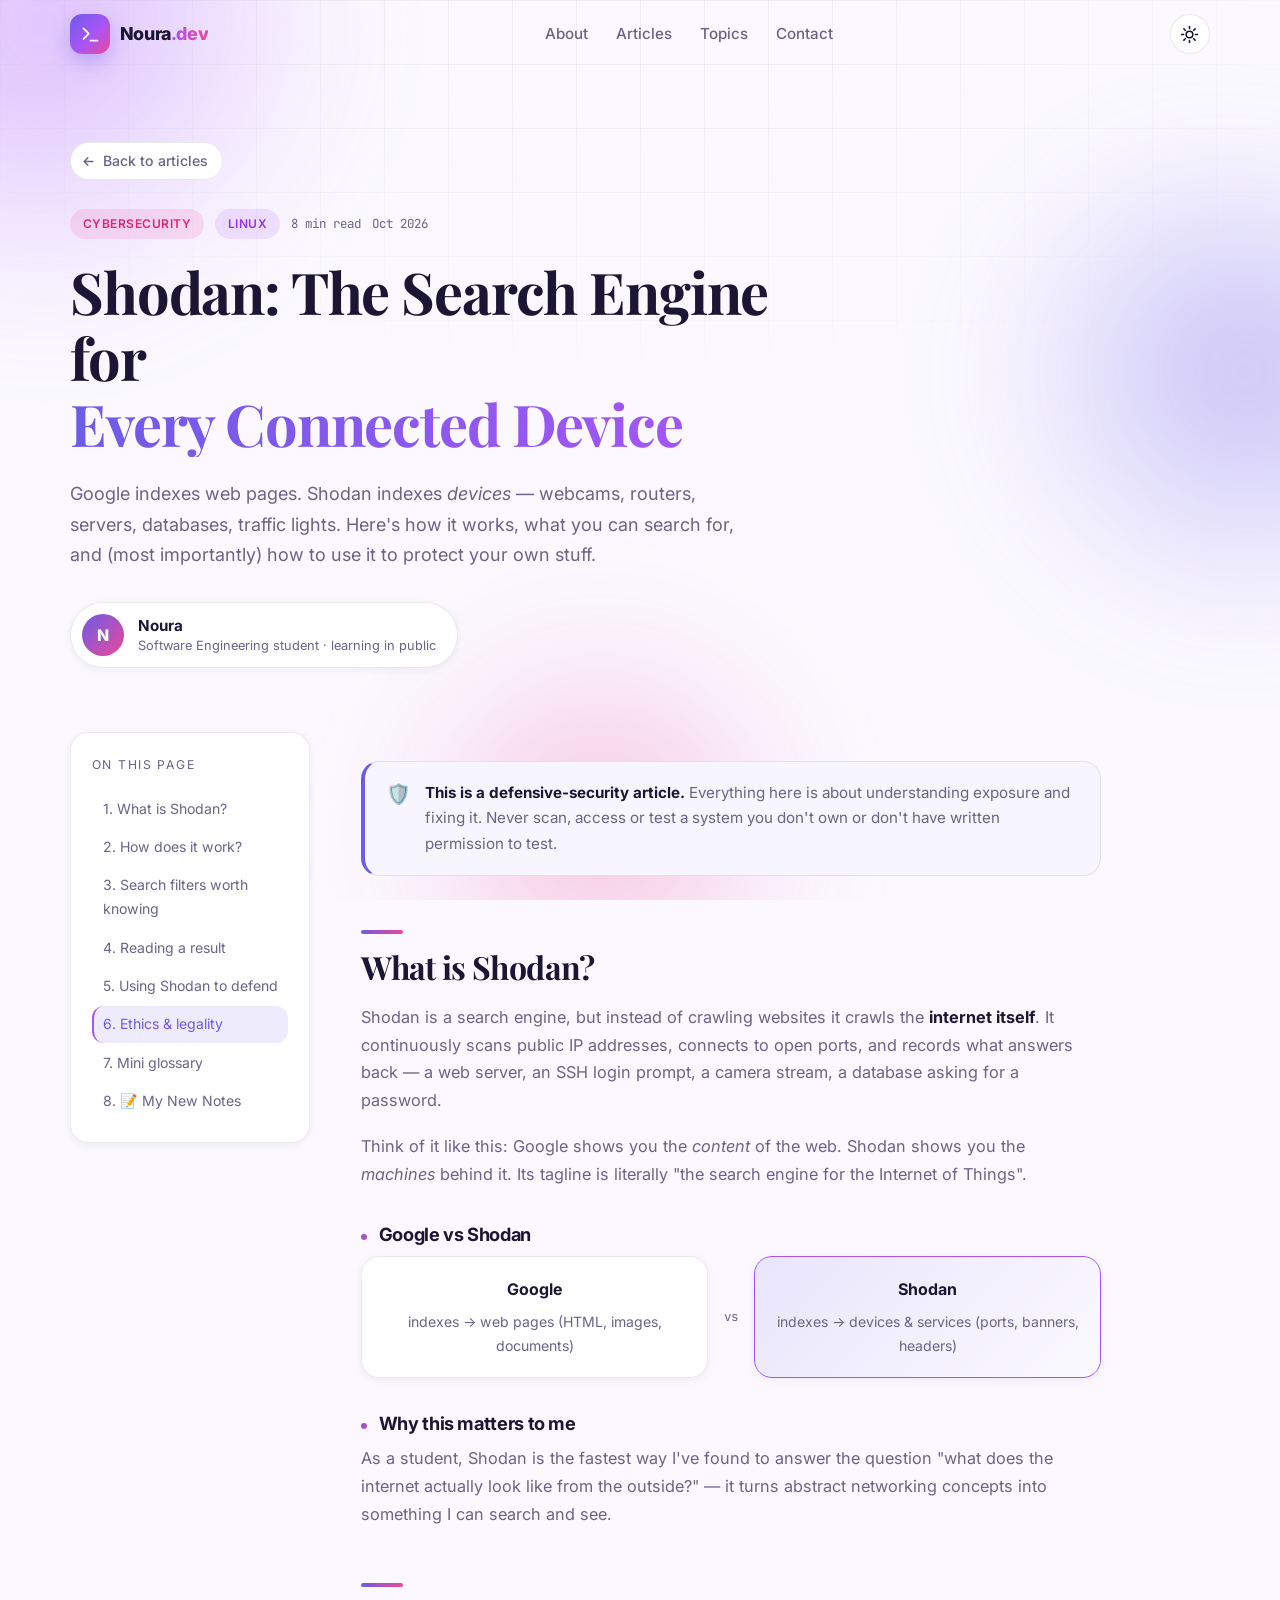
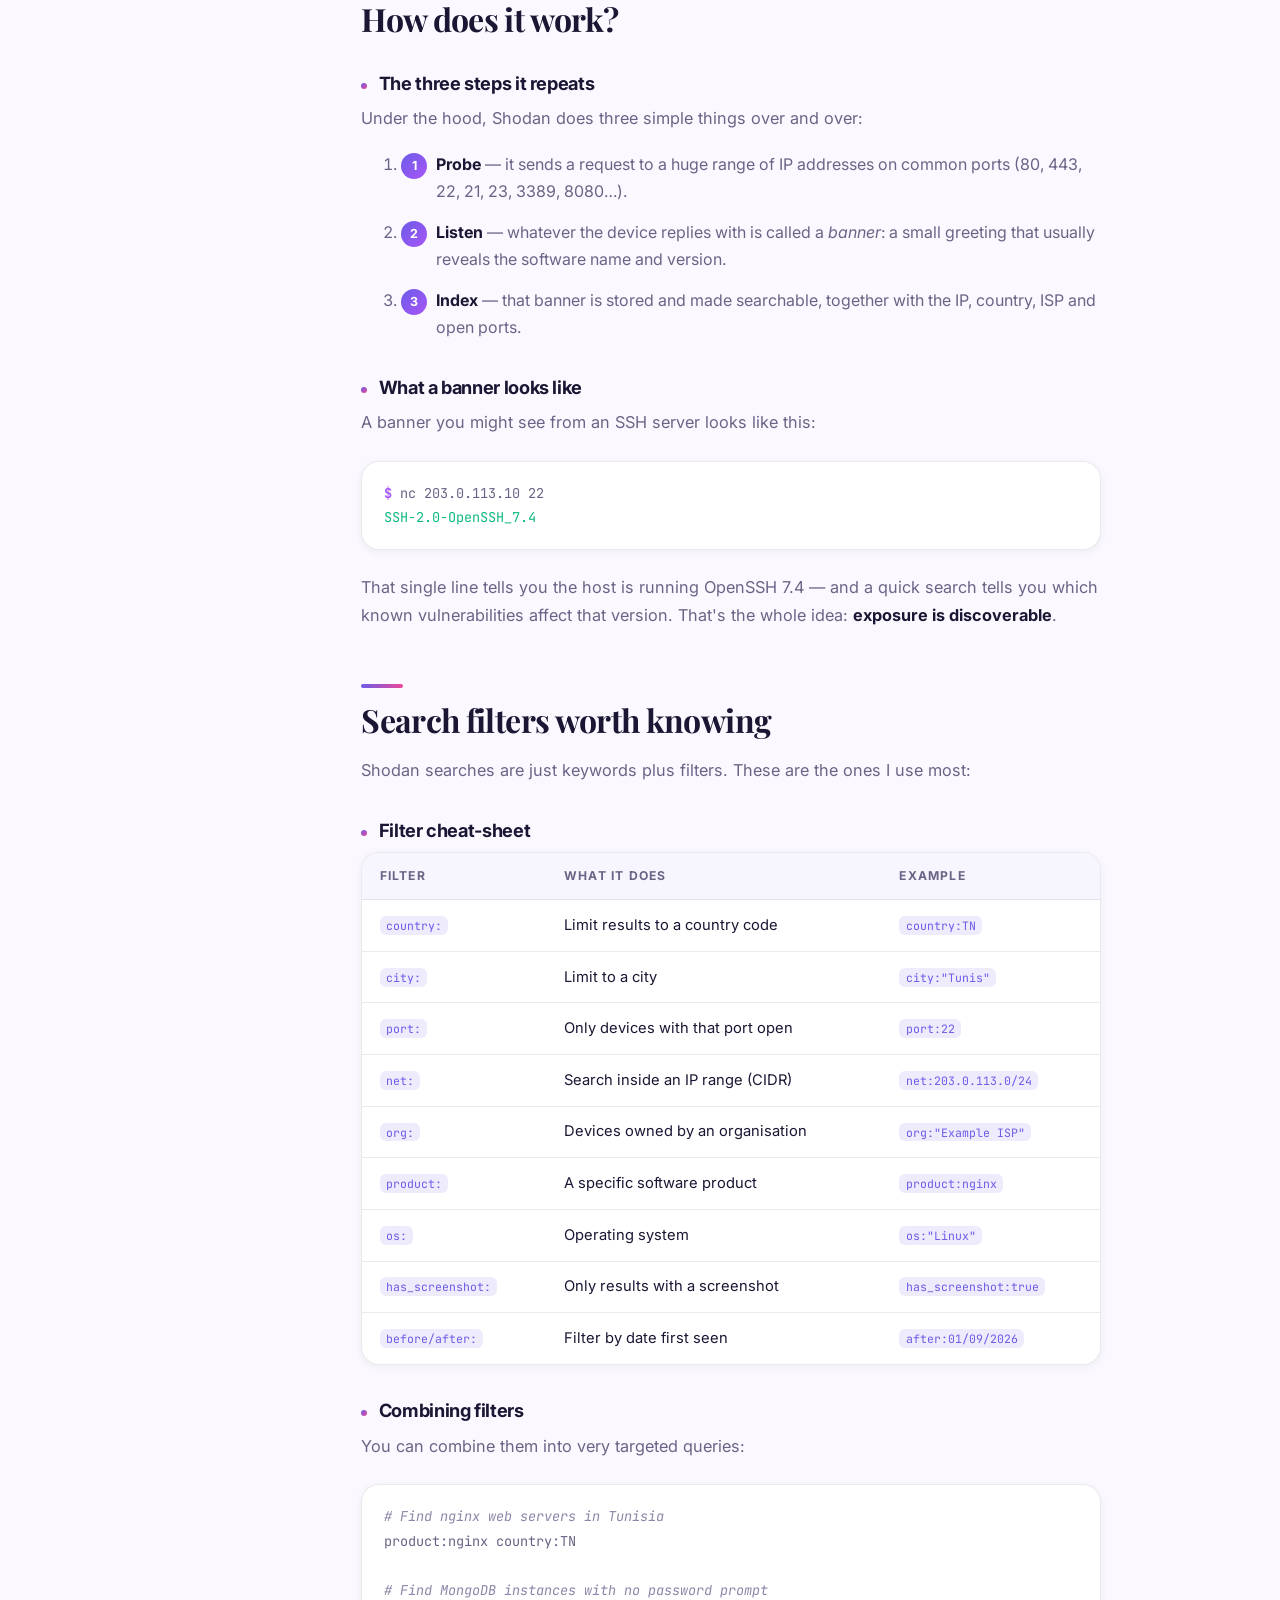
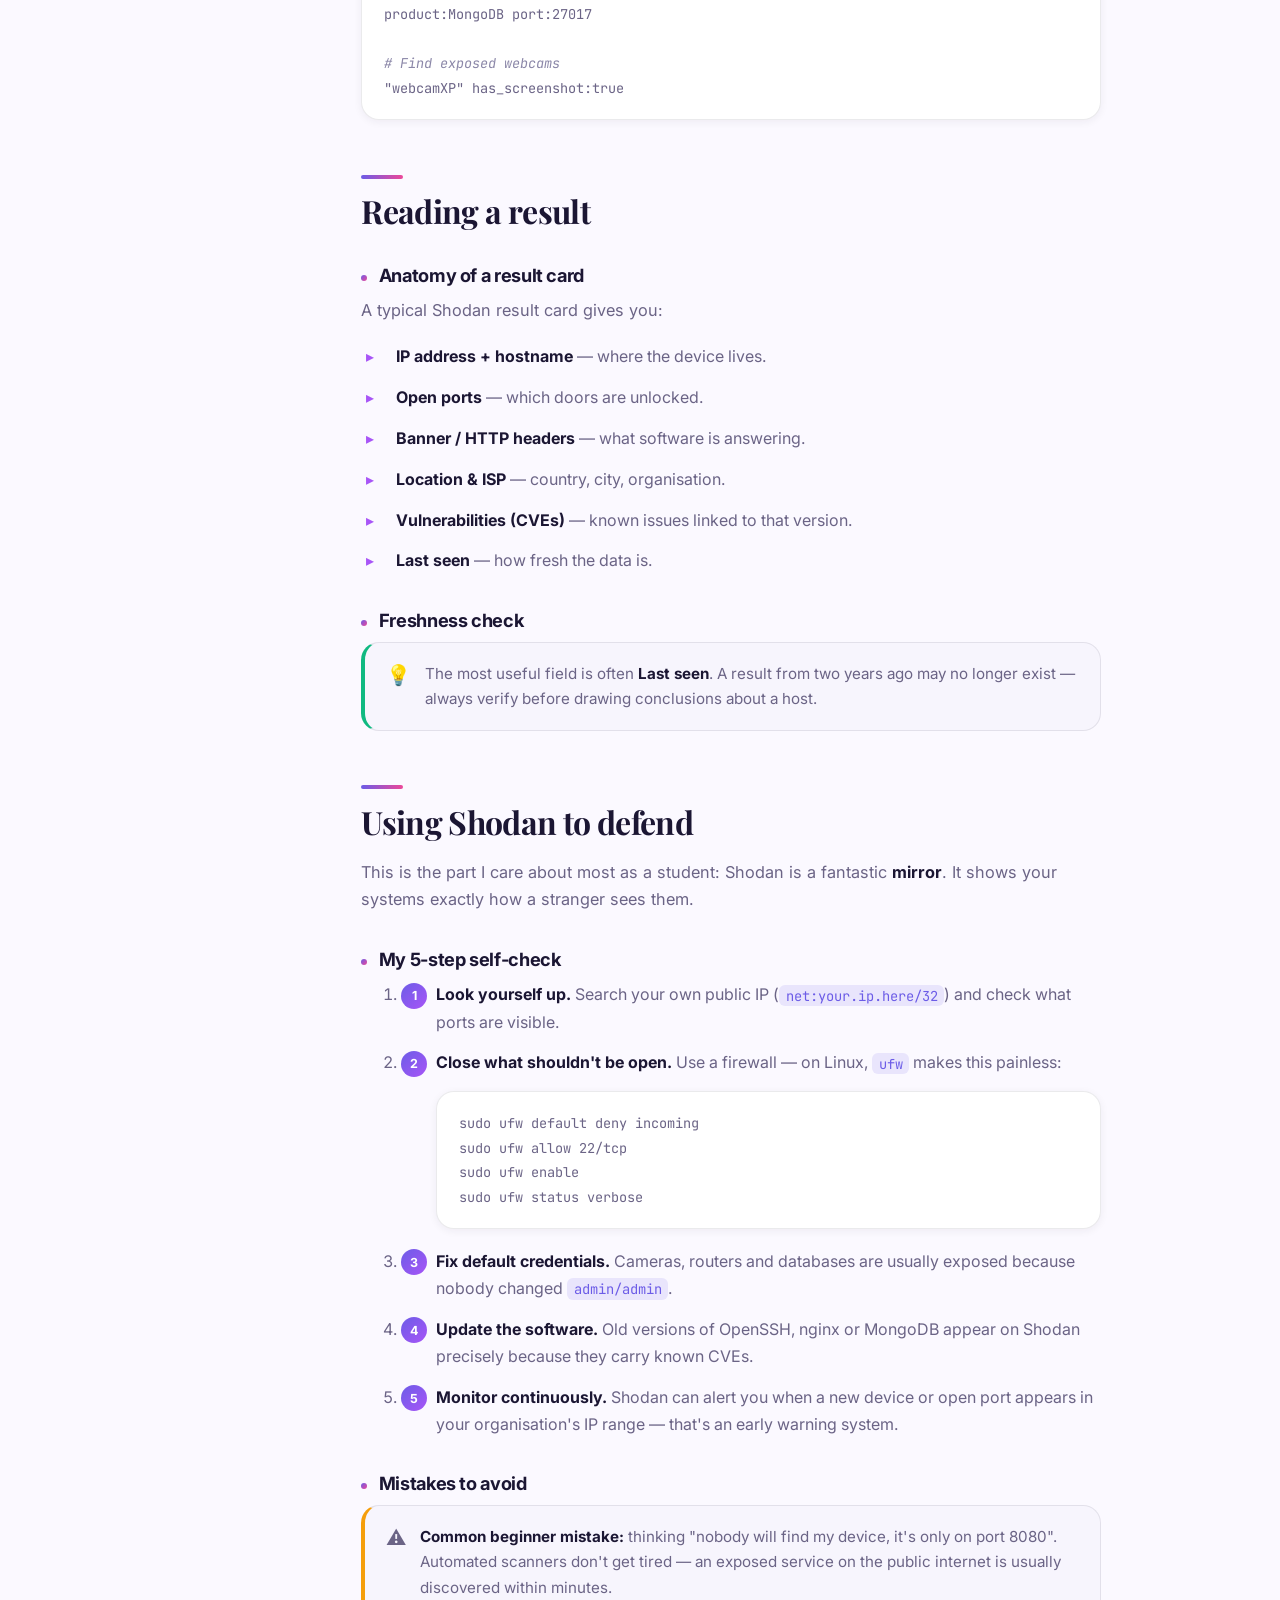
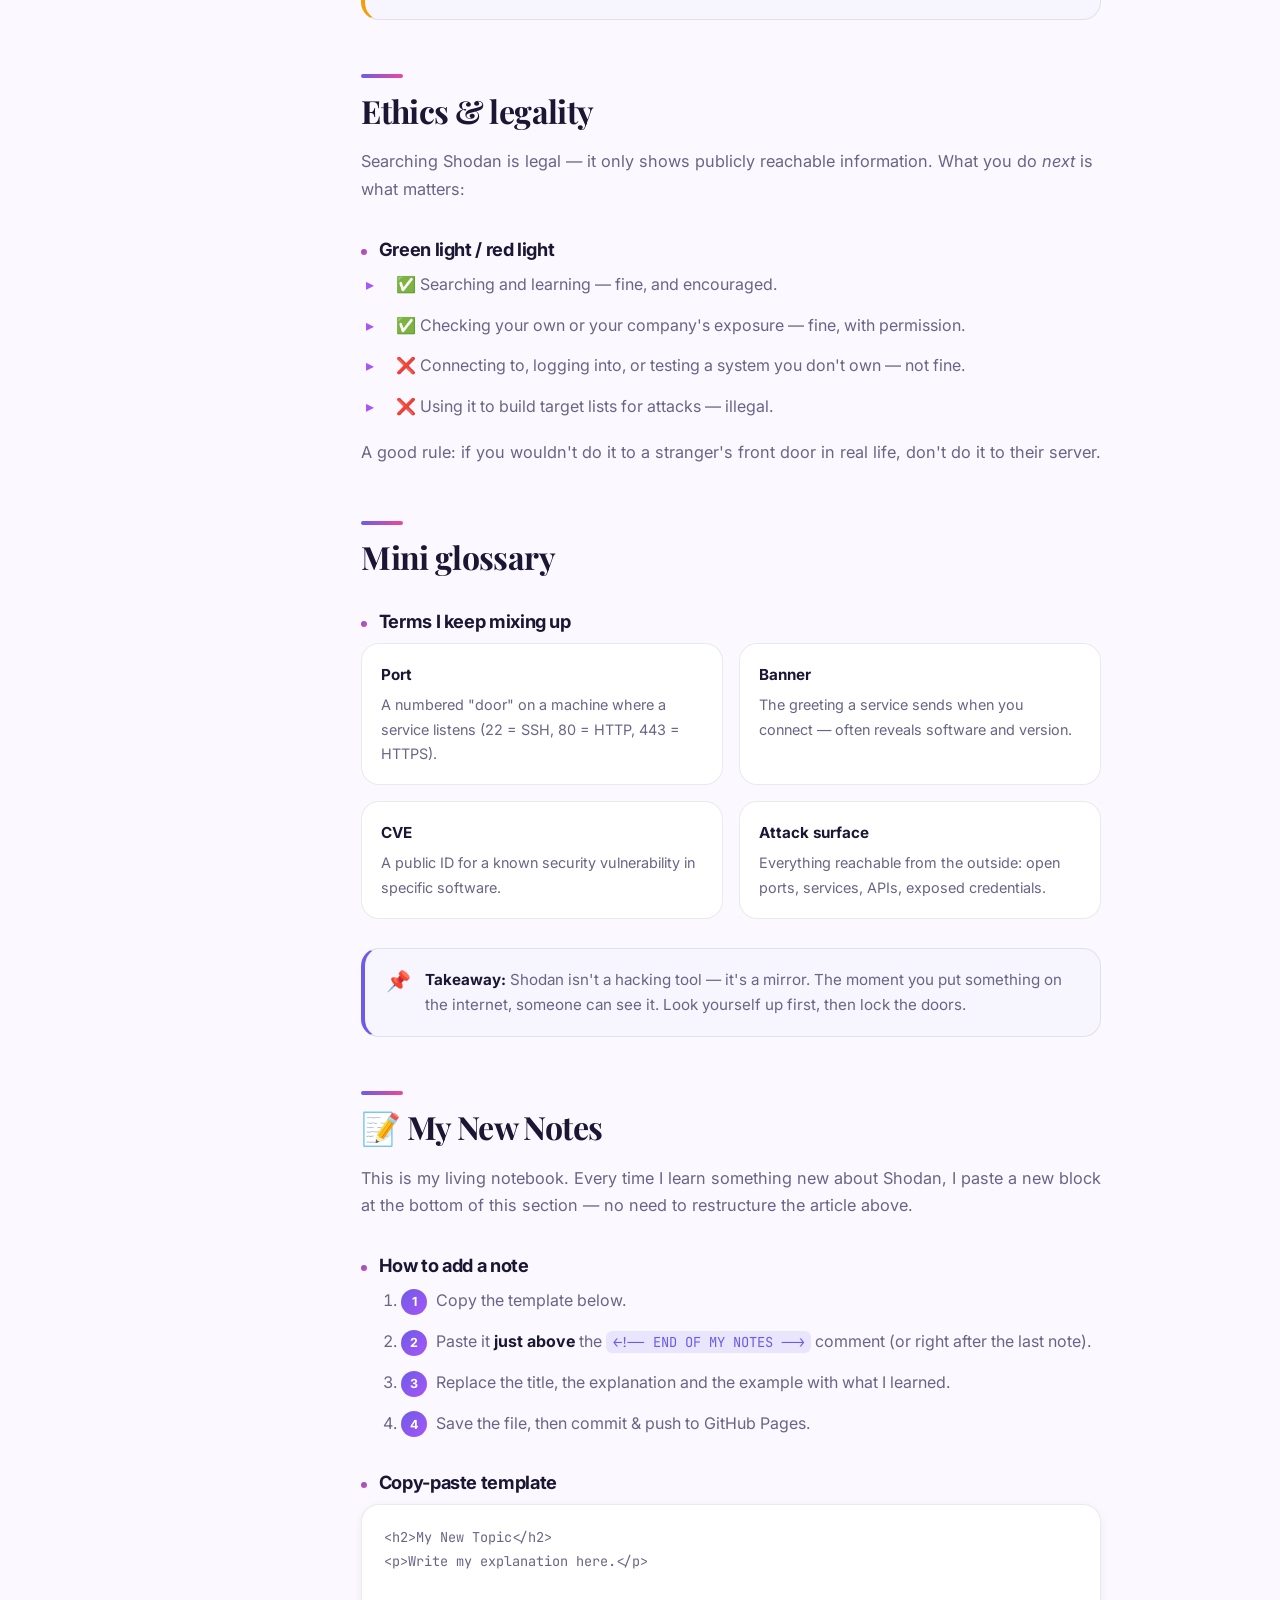
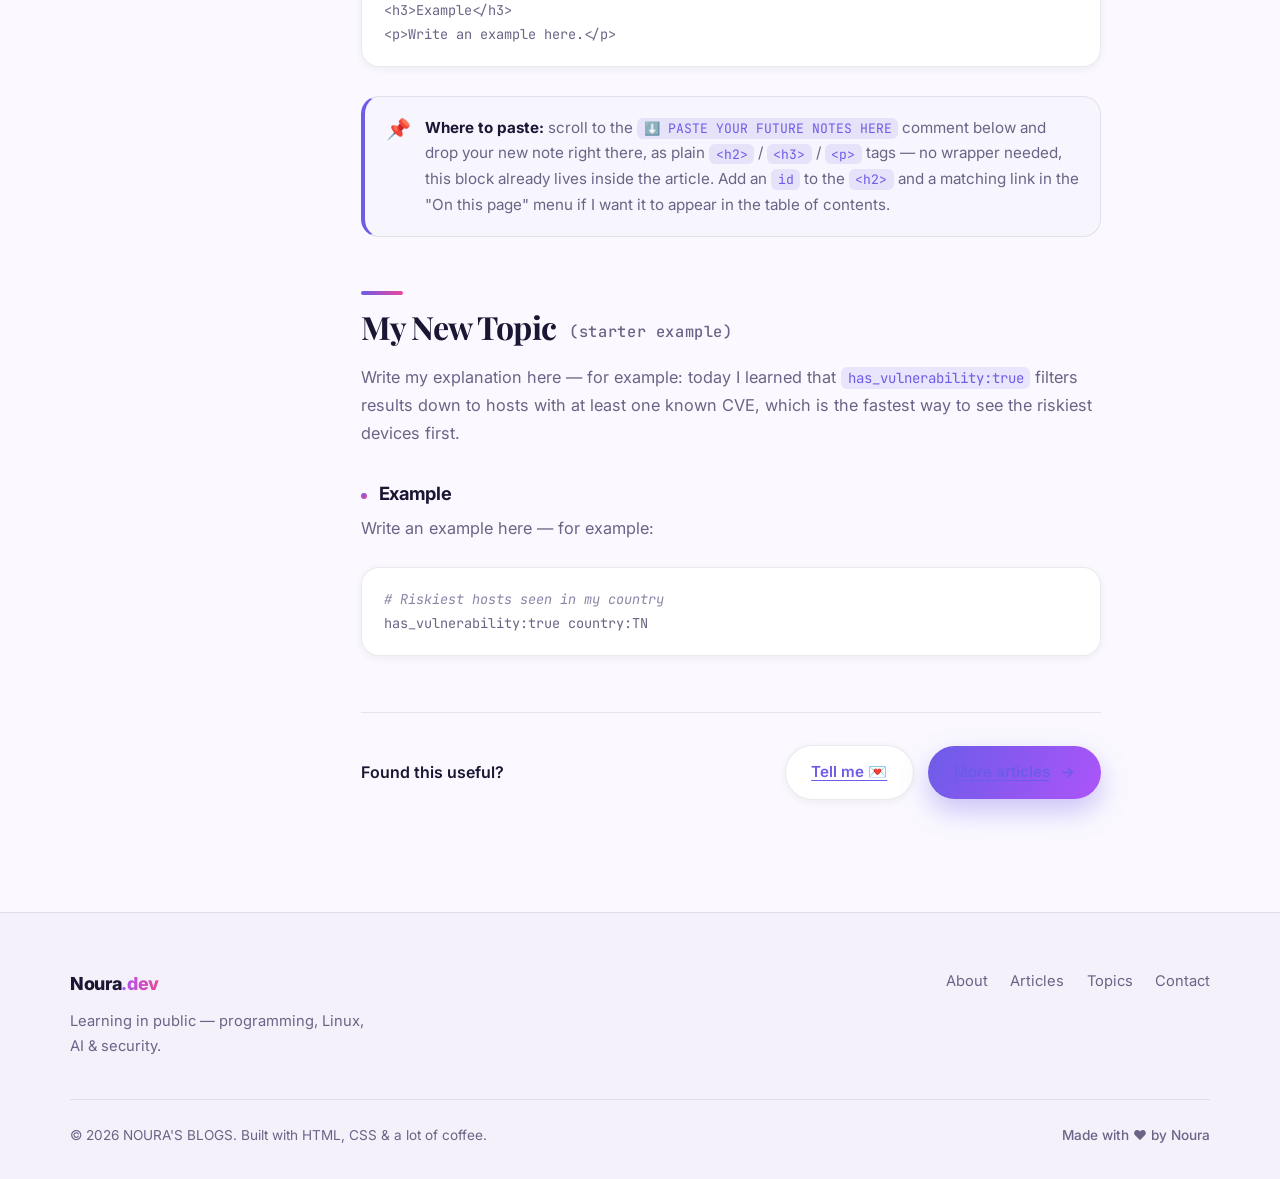
<file: articles/shodan.html>
<!DOCTYPE html>
<html lang="en" data-theme="light">
<head>
    <meta charset="UTF-8">
    <meta name="viewport" content="width=device-width, initial-scale=1.0">
    <meta name="description" content="Shodan explained for beginners: what the 'search engine for the internet' is, how it works, the search filters you should know, and how to use it to defend your own systems.">
    <title>Shodan: The Search Engine for Every Connected Device ✦ NOURA'S BLOGS</title>

    <link rel="preconnect" href="https://fonts.googleapis.com">
    <link rel="preconnect" href="https://fonts.gstatic.com" crossorigin>
    <link href="https://fonts.googleapis.com/css2?family=Inter:wght@400;500;600;700;800&family=Playfair+Display:ital,wght@0,600;0,700;1,600&family=JetBrains+Mono:wght@400;500&display=swap" rel="stylesheet">
    <link rel="stylesheet" href="../styles.css">
</head>
<body>
    <!-- Decorative background -->
    <div class="bg-decor" aria-hidden="true">
        <span class="blob blob-1"></span>
        <span class="blob blob-2"></span>
        <span class="blob blob-3"></span>
        <span class="grid-lines"></span>
    </div>

    <a class="skip-link" href="#article">Skip to article</a>

    <!-- Reading progress -->
    <div class="progress" aria-hidden="true"><span class="progress__bar" id="progressBar"></span></div>

    <!-- ================= NAVBAR ================= -->
    <header class="nav" id="nav">
        <div class="container nav__inner">
            <a class="logo" href="../index.html#top">
                <span class="logo__mark" aria-hidden="true">
                    <svg viewBox="0 0 24 24" fill="none" stroke="currentColor" stroke-width="2" stroke-linecap="round" stroke-linejoin="round">
                        <path d="M4 17l6-6-6-6"/><path d="M12 19h8"/>
                    </svg>
                </span>
                <span class="logo__text">Noura<span class="logo__accent">.dev</span></span>
            </a>

            <nav class="nav__links" aria-label="Main navigation">
                <a href="../index.html#about">About</a>
                <a href="../index.html#articles">Articles</a>
                <a href="../index.html#topics">Topics</a>
                <a href="../index.html#contact">Contact</a>
            </nav>

            <div class="nav__actions">
                <button class="theme-toggle" id="themeToggle" type="button" aria-label="Toggle dark mode" title="Toggle dark mode">
                    <svg class="icon-sun" viewBox="0 0 24 24" fill="none" stroke="currentColor" stroke-width="2" stroke-linecap="round">
                        <circle cx="12" cy="12" r="4.2"/>
                        <path d="M12 2v2.5M12 19.5V22M2 12h2.5M19.5 12H22M4.9 4.9l1.8 1.8M17.3 17.3l1.8 1.8M19.1 4.9l-1.8 1.8M6.7 17.3l-1.8 1.8"/>
                    </svg>
                    <svg class="icon-moon" viewBox="0 0 24 24" fill="none" stroke="currentColor" stroke-width="2" stroke-linecap="round" stroke-linejoin="round">
                        <path d="M20 14.5A8.5 8.5 0 1 1 9.5 4a7 7 0 0 0 10.5 10.5z"/>
                    </svg>
                </button>
                <button class="nav-toggle" id="navToggle" type="button" aria-label="Open menu" aria-expanded="false">
                    <span></span><span></span><span></span>
                </button>
            </div>
        </div>
    </header>

    <main id="article">
        <!-- ================= ARTICLE HEADER ================= -->
        <section class="article-hero">
            <div class="container">
                <a class="back-link" href="../index.html#articles">
                    <svg viewBox="0 0 24 24" fill="none" stroke="currentColor" stroke-width="2.2" stroke-linecap="round" stroke-linejoin="round">
                        <path d="M19 12H5M11 18l-6-6 6-6"/>
                    </svg>
                    Back to articles
                </a>

                <div class="article-hero__tags reveal">
                    <span class="tag tag--security">Cybersecurity</span>
                    <span class="tag tag--linux">Linux</span>
                    <span class="article-meta">8 min read</span>
                    <span class="article-meta">Oct 2026</span>
                </div>

                <h1 class="article-hero__title reveal reveal--delay">
                    Shodan: The Search Engine for
                    <span class="gradient-text">Every Connected Device</span>
                </h1>

                <p class="article-hero__lead reveal reveal--delay-2">
                    Google indexes web pages. Shodan indexes <em>devices</em> — webcams, routers,
                    servers, databases, traffic lights. Here's how it works, what you can search for,
                    and (most importantly) how to use it to protect your own stuff.
                </p>

                <div class="author reveal reveal--delay-3">
                    <span class="author__avatar" aria-hidden="true">N</span>
                    <div class="author__info">
                        <span class="author__name">Noura</span>
                        <span class="author__role">Software Engineering student · learning in public</span>
                    </div>
                </div>
            </div>
        </section>

        <!-- ================= ARTICLE BODY ================= -->
        <section class="section section--article">
            <div class="container article-layout">
                <!-- Table of contents -->
                <aside class="toc reveal" aria-label="Table of contents">
                    <p class="toc__title">On this page</p>
                    <nav class="toc__list">
                        <a href="#what">1. What is Shodan?</a>
                        <a href="#how">2. How does it work?</a>
                        <a href="#filters">3. Search filters worth knowing</a>
                        <a href="#reading">4. Reading a result</a>
                        <a href="#defend">5. Using Shodan to defend</a>
                        <a href="#ethics">6. Ethics &amp; legality</a>
                        <a href="#glossary">7. Mini glossary</a>
                        <a href="#my-notes">8. 📝 My New Notes</a>
                    </nav>
                </aside>

                <article class="prose">
                    <div class="callout callout--note reveal">
                        <span class="callout__icon">🛡️</span>
                        <div>
                            <strong>This is a defensive-security article.</strong>
                            Everything here is about understanding exposure and fixing it.
                            Never scan, access or test a system you don't own or don't have
                            written permission to test.
                        </div>
                    </div>

                    <h2 id="what">What is Shodan?</h2>
                    <p>
                        Shodan is a search engine, but instead of crawling websites it crawls the
                        <strong>internet itself</strong>. It continuously scans public IP addresses,
                        connects to open ports, and records what answers back — a web server, an SSH
                        login prompt, a camera stream, a database asking for a password.
                    </p>
                    <p>
                        Think of it like this: Google shows you the <em>content</em> of the web.
                        Shodan shows you the <em>machines</em> behind it. Its tagline is literally
                        "the search engine for the Internet of Things".
                    </p>

                    <h3>Google vs Shodan</h3>
                    <figure class="figure reveal">
                        <div class="figure__box">
                            <span class="figure__label">Google</span>
                            <p>indexes → web pages (HTML, images, documents)</p>
                        </div>
                        <div class="figure__arrow" aria-hidden="true">vs</div>
                        <div class="figure__box figure__box--accent">
                            <span class="figure__label">Shodan</span>
                            <p>indexes → devices &amp; services (ports, banners, headers)</p>
                        </div>
                    </figure>

                    <h3>Why this matters to me</h3>
                    <p>
                        As a student, Shodan is the fastest way I've found to answer the question
                        "what does the internet actually look like from the outside?" — it turns
                        abstract networking concepts into something I can search and see.
                    </p>

                    <h2 id="how">How does it work?</h2>
                    <h3>The three steps it repeats</h3>
                    <p>Under the hood, Shodan does three simple things over and over:</p>
                    <ol class="steps">
                        <li><strong>Probe</strong> — it sends a request to a huge range of IP addresses on common ports (80, 443, 22, 21, 23, 3389, 8080…).</li>
                        <li><strong>Listen</strong> — whatever the device replies with is called a <em>banner</em>: a small greeting that usually reveals the software name and version.</li>
                        <li><strong>Index</strong> — that banner is stored and made searchable, together with the IP, country, ISP and open ports.</li>
                    </ol>

                    <h3>What a banner looks like</h3>
                    <p>A banner you might see from an SSH server looks like this:</p>
                    <pre class="code"><code><span class="tok-o">$</span> nc 203.0.113.10 22
<span class="tok-s">SSH-2.0-OpenSSH_7.4</span></code></pre>
                    <p>
                        That single line tells you the host is running OpenSSH 7.4 — and a quick
                        search tells you which known vulnerabilities affect that version. That's the
                        whole idea: <strong>exposure is discoverable</strong>.
                    </p>

                    <h2 id="filters">Search filters worth knowing</h2>
                    <p>Shodan searches are just keywords plus filters. These are the ones I use most:</p>

                    <h3>Filter cheat-sheet</h3>
                    <div class="table-wrap reveal">
                        <table class="table">
                            <thead>
                                <tr><th>Filter</th><th>What it does</th><th>Example</th></tr>
                            </thead>
                            <tbody>
                                <tr><td><code>country:</code></td><td>Limit results to a country code</td><td><code>country:TN</code></td></tr>
                                <tr><td><code>city:</code></td><td>Limit to a city</td><td><code>city:"Tunis"</code></td></tr>
                                <tr><td><code>port:</code></td><td>Only devices with that port open</td><td><code>port:22</code></td></tr>
                                <tr><td><code>net:</code></td><td>Search inside an IP range (CIDR)</td><td><code>net:203.0.113.0/24</code></td></tr>
                                <tr><td><code>org:</code></td><td>Devices owned by an organisation</td><td><code>org:"Example ISP"</code></td></tr>
                                <tr><td><code>product:</code></td><td>A specific software product</td><td><code>product:nginx</code></td></tr>
                                <tr><td><code>os:</code></td><td>Operating system</td><td><code>os:"Linux"</code></td></tr>
                                <tr><td><code>has_screenshot:</code></td><td>Only results with a screenshot</td><td><code>has_screenshot:true</code></td></tr>
                                <tr><td><code>before/after:</code></td><td>Filter by date first seen</td><td><code>after:01/09/2026</code></td></tr>
                            </tbody>
                        </table>
                    </div>

                    <h3>Combining filters</h3>
                    <p>You can combine them into very targeted queries:</p>
                    <pre class="code"><code><span class="tok-c"># Find nginx web servers in Tunisia</span>
product:nginx country:TN

<span class="tok-c"># Find MongoDB instances with no password prompt</span>
product:MongoDB port:27017

<span class="tok-c"># Find exposed webcams</span>
"webcamXP" has_screenshot:true</code></pre>

                    <h2 id="reading">Reading a result</h2>
                    <h3>Anatomy of a result card</h3>
                    <p>A typical Shodan result card gives you:</p>
                    <ul class="checklist">
                        <li><strong>IP address + hostname</strong> — where the device lives.</li>
                        <li><strong>Open ports</strong> — which doors are unlocked.</li>
                        <li><strong>Banner / HTTP headers</strong> — what software is answering.</li>
                        <li><strong>Location &amp; ISP</strong> — country, city, organisation.</li>
                        <li><strong>Vulnerabilities (CVEs)</strong> — known issues linked to that version.</li>
                        <li><strong>Last seen</strong> — how fresh the data is.</li>
                    </ul>

                    <h3>Freshness check</h3>
                    <div class="callout callout--tip reveal">
                        <span class="callout__icon">💡</span>
                        <div>
                            The most useful field is often <strong>Last seen</strong>. A result from
                            two years ago may no longer exist — always verify before drawing
                            conclusions about a host.
                        </div>
                    </div>

                    <h2 id="defend">Using Shodan to defend</h2>
                    <p>
                        This is the part I care about most as a student: Shodan is a fantastic
                        <strong>mirror</strong>. It shows your systems exactly how a stranger sees them.
                    </p>

                    <h3>My 5-step self-check</h3>
                    <ol class="steps">
                        <li>
                            <strong>Look yourself up.</strong> Search your own public IP
                            (<code>net:your.ip.here/32</code>) and check what ports are visible.
                        </li>
                        <li>
                            <strong>Close what shouldn't be open.</strong> Use a firewall —
                            on Linux, <code>ufw</code> makes this painless:
                            <pre class="code code--inline"><code>sudo ufw default deny incoming
sudo ufw allow 22/tcp
sudo ufw enable
sudo ufw status verbose</code></pre>
                        </li>
                        <li>
                            <strong>Fix default credentials.</strong> Cameras, routers and databases
                            are usually exposed because nobody changed <code>admin/admin</code>.
                        </li>
                        <li>
                            <strong>Update the software.</strong> Old versions of OpenSSH, nginx or
                            MongoDB appear on Shodan precisely because they carry known CVEs.
                        </li>
                        <li>
                            <strong>Monitor continuously.</strong> Shodan can alert you when a new
                            device or open port appears in your organisation's IP range — that's an
                            early warning system.
                        </li>
                    </ol>

                    <h3>Mistakes to avoid</h3>
                    <div class="callout callout--warn reveal">
                        <span class="callout__icon">⚠️</span>
                        <div>
                            <strong>Common beginner mistake:</strong> thinking "nobody will find my
                            device, it's only on port 8080". Automated scanners don't get tired —
                            an exposed service on the public internet is usually discovered within
                            minutes.
                        </div>
                    </div>

                    <h2 id="ethics">Ethics &amp; legality</h2>
                    <p>
                        Searching Shodan is legal — it only shows publicly reachable information.
                        What you do <em>next</em> is what matters:
                    </p>

                    <h3>Green light / red light</h3>
                    <ul class="checklist">
                        <li>✅ Searching and learning — fine, and encouraged.</li>
                        <li>✅ Checking your own or your company's exposure — fine, with permission.</li>
                        <li>❌ Connecting to, logging into, or testing a system you don't own — not fine.</li>
                        <li>❌ Using it to build target lists for attacks — illegal.</li>
                    </ul>
                    <p>
                        A good rule: if you wouldn't do it to a stranger's front door in real life,
                        don't do it to their server.
                    </p>

                    <h2 id="glossary">Mini glossary</h2>
                    <h3>Terms I keep mixing up</h3>
                    <dl class="glossary">
                        <div>
                            <dt>Port</dt>
                            <dd>A numbered "door" on a machine where a service listens (22 = SSH, 80 = HTTP, 443 = HTTPS).</dd>
                        </div>
                        <div>
                            <dt>Banner</dt>
                            <dd>The greeting a service sends when you connect — often reveals software and version.</dd>
                        </div>
                        <div>
                            <dt>CVE</dt>
                            <dd>A public ID for a known security vulnerability in specific software.</dd>
                        </div>
                        <div>
                            <dt>Attack surface</dt>
                            <dd>Everything reachable from the outside: open ports, services, APIs, exposed credentials.</dd>
                        </div>
                    </dl>

                    <div class="callout callout--note reveal">
                        <span class="callout__icon">📌</span>
                        <div>
                            <strong>Takeaway:</strong> Shodan isn't a hacking tool — it's a mirror.
                            The moment you put something on the internet, someone can see it.
                            Look yourself up first, then lock the doors.
                        </div>
                    </div>

                    <!-- ================= MY NEW NOTES ================= -->
                    <h2 id="my-notes">📝 My New Notes</h2>
                    <p>
                        This is my living notebook. Every time I learn something new about Shodan,
                        I paste a new block at the bottom of this section — no need to restructure
                        the article above.
                    </p>

                    <h3>How to add a note</h3>
                    <ol class="steps">
                        <li>Copy the template below.</li>
                        <li>Paste it <strong>just above</strong> the
                            <code>&lt;!-- END OF MY NOTES --&gt;</code> comment (or right after the last note).</li>
                        <li>Replace the title, the explanation and the example with what I learned.</li>
                        <li>Save the file, then commit &amp; push to GitHub Pages.</li>
                    </ol>

                    <h3>Copy-paste template</h3>
                    <pre class="code"><code>&lt;h2&gt;My New Topic&lt;/h2&gt;
&lt;p&gt;Write my explanation here.&lt;/p&gt;

&lt;h3&gt;Example&lt;/h3&gt;
&lt;p&gt;Write an example here.&lt;/p&gt;</code></pre>

                    <div class="callout callout--note reveal">
                        <span class="callout__icon">📌</span>
                        <div>
                            <strong>Where to paste:</strong> scroll to the
                            <code>⬇️ PASTE YOUR FUTURE NOTES HERE</code> comment below and drop your
                            new note right there, as plain <code>&lt;h2&gt;</code> / <code>&lt;h3&gt;</code>
                            / <code>&lt;p&gt;</code> tags — no wrapper needed, this block already lives
                            inside the article. Add an <code>id</code> to the <code>&lt;h2&gt;</code> and a
                            matching link in the "On this page" menu if I want it to appear in the
                            table of contents.
                        </div>
                    </div>

                    <!-- ============================================================
                         ⬇️ PASTE YOUR FUTURE NOTES HERE ⬇️
                         Each note = one heading block copied from the template above
                         (<h2> + <p>, then <h3> + <p>), pasted BELOW this comment.
                         Newest note goes at the very bottom, just above the
                         "END OF MY NOTES" marker.
                         ============================================================ -->

                    <h2>My New Topic <span class="note-date">(starter example)</span></h2>
                    <p>
                        Write my explanation here — for example: today I learned that
                        <code>has_vulnerability:true</code> filters results down to hosts with
                        at least one known CVE, which is the fastest way to see the riskiest
                        devices first.
                    </p>

                    <h3>Example</h3>
                    <p>Write an example here — for example:</p>
                    <pre class="code"><code><span class="tok-c"># Riskiest hosts seen in my country</span>
has_vulnerability:true country:TN</code></pre>

                    <!-- ⬆️ END OF MY NOTES — paste each new note ABOVE this line ⬆️ -->

                    <!-- Article footer -->
                    <div class="share">
                        <span class="share__label">Found this useful?</span>
                        <a class="btn btn--ghost" href="../index.html#contact">Tell me 💌</a>
                        <a class="btn btn--primary" href="../index.html#articles">
                            More articles
                            <svg viewBox="0 0 24 24" fill="none" stroke="currentColor" stroke-width="2.2" stroke-linecap="round" stroke-linejoin="round"><path d="M5 12h14M13 6l6 6-6 6"/></svg>
                        </a>
                    </div>
                </article>
            </div>
        </section>
    </main>

    <!-- ================= FOOTER ================= -->
    <footer class="footer">
        <div class="container footer__inner">
            <div class="footer__brand">
                <span class="logo__text">Noura<span class="logo__accent">.dev</span></span>
                <p>Learning in public — programming, Linux, AI &amp; security.</p>
            </div>
            <nav class="footer__links" aria-label="Footer navigation">
                <a href="../index.html#about">About</a>
                <a href="../index.html#articles">Articles</a>
                <a href="../index.html#topics">Topics</a>
                <a href="../index.html#contact">Contact</a>
            </nav>
        </div>
        <div class="container footer__bottom">
            <p>&copy; <span id="year">2026</span> NOURA'S BLOGS. Built with HTML, CSS &amp; a lot of coffee.</p>
            <p class="footer__heart">Made with ❤️ by Noura</p>
        </div>
    </footer>

    <script src="../script.js"></script>
</body>
</html>
</file>
<file: styles.css>
/* ============================================================
   Noura's Dev Blog — stylesheet
   Palette: indigo / violet / pink accent on soft neutral base
   ============================================================ */

/* ---------- 1. Design tokens ---------- */
:root {
    --font-sans: "Inter", ui-sans-serif, system-ui, -apple-system, "Segoe UI", Roboto, sans-serif;
    --font-serif: "Playfair Display", Georgia, "Times New Roman", serif;
    --font-mono: "JetBrains Mono", ui-monospace, "SFMono-Regular", Consolas, monospace;

    --bg: #fbf9ff;
    --bg-soft: #f4f1fb;
    --surface: #ffffff;
    --surface-2: #f7f5fd;
    --text: #1b1633;
    --text-muted: #6b6486;
    --border: rgba(27, 22, 51, 0.09);

    --brand: #6c5ce7;
    --brand-2: #a855f7;
    --brand-3: #ec4899;
    --brand-soft: rgba(108, 92, 231, 0.12);

    --radius-sm: 12px;
    --radius: 18px;
    --radius-lg: 26px;
    --shadow-sm: 0 2px 8px rgba(27, 22, 51, 0.06);
    --shadow: 0 10px 30px rgba(27, 22, 51, 0.08);
    --shadow-lg: 0 24px 60px rgba(76, 45, 168, 0.16);

    --maxw: 1140px;
    --ease: cubic-bezier(.22, .68, 0, 1);
}

[data-theme="dark"] {
    --bg: #0d0b1a;
    --bg-soft: #131024;
    --surface: #171331;
    --surface-2: #1e1940;
    --text: #f2effa;
    --text-muted: #a49dc4;
    --border: rgba(242, 239, 250, 0.12);

    --brand: #9b8cff;
    --brand-2: #c084fc;
    --brand-3: #f472b6;
    --brand-soft: rgba(155, 140, 255, 0.18);

    --shadow-sm: 0 2px 8px rgba(0, 0, 0, 0.35);
    --shadow: 0 10px 30px rgba(0, 0, 0, 0.45);
    --shadow-lg: 0 24px 60px rgba(0, 0, 0, 0.55);
}

/* ---------- 2. Base ---------- */
*, *::before, *::after { box-sizing: border-box; }

html { scroll-behavior: smooth; }

body {
    margin: 0;
    font-family: var(--font-sans);
    background: var(--bg);
    color: var(--text);
    line-height: 1.7;
    -webkit-font-smoothing: antialiased;
    overflow-x: hidden;
    transition: background .4s var(--ease), color .4s var(--ease);
}

h1, h2, h3 { line-height: 1.15; margin: 0; letter-spacing: -0.02em; }
p { margin: 0; }
a { color: inherit; text-decoration: none; }
img, svg { display: block; max-width: 100%; }
ul { margin: 0; padding: 0; list-style: none; }

::selection { background: var(--brand); color: #fff; }

.container {
    width: min(100% - 2.5rem, var(--maxw));
    margin-inline: auto;
}

.skip-link {
    position: absolute;
    left: -999px;
    top: 1rem;
    z-index: 200;
    background: var(--brand);
    color: #fff;
    padding: .6rem 1rem;
    border-radius: var(--radius-sm);
}
.skip-link:focus { left: 1rem; }

:focus-visible {
    outline: 3px solid var(--brand-2);
    outline-offset: 3px;
    border-radius: 6px;
}

/* ---------- 3. Decorative background ---------- */
.bg-decor {
    position: fixed;
    inset: 0;
    z-index: -1;
    overflow: hidden;
    pointer-events: none;
}
.blob {
    position: absolute;
    border-radius: 50%;
    filter: blur(80px);
    opacity: .45;
    animation: float 18s ease-in-out infinite;
}
.blob-1 {
    width: 460px; height: 460px;
    top: -140px; left: -120px;
    background: radial-gradient(circle at 30% 30%, #a855f7, transparent 70%);
}
.blob-2 {
    width: 420px; height: 420px;
    top: 22%; right: -140px;
    background: radial-gradient(circle at 60% 40%, #6c5ce7, transparent 70%);
    animation-delay: -6s;
}
.blob-3 {
    width: 380px; height: 380px;
    bottom: -120px; left: 32%;
    background: radial-gradient(circle at 50% 50%, #ec4899, transparent 70%);
    animation-delay: -12s;
}
.grid-lines {
    position: absolute;
    inset: 0;
    background-image:
        linear-gradient(to right, var(--border) 1px, transparent 1px),
        linear-gradient(to bottom, var(--border) 1px, transparent 1px);
    background-size: 64px 64px;
    mask-image: radial-gradient(ellipse 80% 60% at 50% 0%, #000 20%, transparent 75%);
    -webkit-mask-image: radial-gradient(ellipse 80% 60% at 50% 0%, #000 20%, transparent 75%);
    opacity: .6;
}
@keyframes float {
    0%, 100% { transform: translate3d(0, 0, 0) scale(1); }
    50%      { transform: translate3d(30px, -40px, 0) scale(1.08); }
}

/* ---------- 4. Navbar ---------- */
.nav {
    position: sticky;
    top: 0;
    z-index: 100;
    padding: .9rem 0;
    transition: padding .3s var(--ease), background .3s var(--ease),
                box-shadow .3s var(--ease), border-color .3s var(--ease);
    border-bottom: 1px solid transparent;
}
.nav.is-scrolled {
    padding: .55rem 0;
    background: color-mix(in srgb, var(--bg) 78%, transparent);
    backdrop-filter: blur(16px) saturate(160%);
    -webkit-backdrop-filter: blur(16px) saturate(160%);
    border-bottom-color: var(--border);
    box-shadow: var(--shadow-sm);
}
.nav__inner {
    display: flex;
    align-items: center;
    gap: 1.5rem;
    justify-content: space-between;
}

.logo { display: inline-flex; align-items: center; gap: .6rem; }
.logo__mark {
    display: grid;
    place-items: center;
    width: 40px; height: 40px;
    border-radius: 12px;
    color: #fff;
    background: linear-gradient(135deg, var(--brand), var(--brand-2) 55%, var(--brand-3));
    box-shadow: 0 8px 20px rgba(108, 92, 231, .35);
}
.logo__mark svg { width: 21px; height: 21px; }
.logo__text {
    font-weight: 800;
    font-size: 1.12rem;
    letter-spacing: -0.02em;
}
.logo__accent {
    background: linear-gradient(90deg, var(--brand-2), var(--brand-3));
    -webkit-background-clip: text;
    background-clip: text;
    color: transparent;
}

.nav__links { display: flex; gap: 1.75rem; }
.nav__links a {
    position: relative;
    font-size: .95rem;
    font-weight: 500;
    color: var(--text-muted);
    padding: .35rem 0;
    transition: color .25s var(--ease);
}
.nav__links a::after {
    content: "";
    position: absolute;
    left: 0; bottom: 0;
    width: 0; height: 2px;
    border-radius: 2px;
    background: linear-gradient(90deg, var(--brand-2), var(--brand-3));
    transition: width .3s var(--ease);
}
.nav__links a:hover { color: var(--text); }
.nav__links a:hover::after,
.nav__links a.is-active::after { width: 100%; }
.nav__links a.is-active { color: var(--text); }

.nav__actions { display: flex; align-items: center; gap: .6rem; }

.theme-toggle {
    display: grid;
    place-items: center;
    width: 40px; height: 40px;
    border: 1px solid var(--border);
    border-radius: 50%;
    background: var(--surface);
    color: var(--text);
    cursor: pointer;
    transition: transform .3s var(--ease), background .3s var(--ease), border-color .3s var(--ease);
}
.theme-toggle:hover { transform: rotate(20deg) scale(1.06); border-color: var(--brand-2); }
.theme-toggle svg { width: 19px; height: 19px; }
[data-theme="light"] .icon-moon { display: none; }
[data-theme="dark"]  .icon-sun  { display: none; }

.nav-toggle {
    display: none;
    flex-direction: column;
    justify-content: center;
    gap: 5px;
    width: 40px; height: 40px;
    border: 1px solid var(--border);
    border-radius: 12px;
    background: var(--surface);
    cursor: pointer;
    padding: 0 9px;
}
.nav-toggle span {
    display: block;
    height: 2px;
    border-radius: 2px;
    background: var(--text);
    transition: transform .3s var(--ease), opacity .2s var(--ease);
}
.nav-toggle[aria-expanded="true"] span:nth-child(1) { transform: translateY(7px) rotate(45deg); }
.nav-toggle[aria-expanded="true"] span:nth-child(2) { opacity: 0; }
.nav-toggle[aria-expanded="true"] span:nth-child(3) { transform: translateY(-7px) rotate(-45deg); }

/* ---------- 5. Buttons ---------- */
.btn {
    display: inline-flex;
    align-items: center;
    justify-content: center;
    gap: .55rem;
    padding: .85rem 1.6rem;
    border: 0;
    border-radius: 999px;
    font-family: inherit;
    font-size: .95rem;
    font-weight: 600;
    cursor: pointer;
    white-space: nowrap;
    transition: transform .25s var(--ease), box-shadow .25s var(--ease),
                background .25s var(--ease), color .25s var(--ease);
}
.btn svg { width: 17px; height: 17px; transition: transform .25s var(--ease); }
.btn:hover { transform: translateY(-3px); }
.btn:hover svg { transform: translateX(4px); }
.btn:active { transform: translateY(0); }

.btn--primary {
    color: #fff;
    background: linear-gradient(120deg, var(--brand), var(--brand-2) 50%, var(--brand-3));
    background-size: 200% 100%;
    box-shadow: 0 12px 28px rgba(108, 92, 231, .35);
}
.btn--primary:hover { background-position: 100% 0; box-shadow: 0 18px 40px rgba(168, 85, 247, .45); }

.btn--ghost {
    background: var(--surface);
    color: var(--text);
    border: 1px solid var(--border);
    box-shadow: var(--shadow-sm);
}
.btn--ghost:hover { border-color: var(--brand-2); color: var(--brand); }

/* ---------- 6. Hero ---------- */
.hero {
    position: relative;
    padding: clamp(3rem, 9vw, 6.5rem) 0 4rem;
}
.hero__inner {
    display: grid;
    grid-template-columns: 1.05fr .95fr;
    gap: clamp(2rem, 5vw, 4rem);
    align-items: center;
}

.badge {
    display: inline-flex;
    align-items: center;
    gap: .55rem;
    padding: .4rem .95rem;
    border-radius: 999px;
    background: var(--brand-soft);
    border: 1px solid var(--border);
    color: var(--text-muted);
    font-size: .82rem;
    font-weight: 500;
    letter-spacing: .01em;
}
.badge__dot {
    width: 8px; height: 8px;
    border-radius: 50%;
    background: #22c55e;
    box-shadow: 0 0 0 4px rgba(34, 197, 94, .2);
    animation: pulse 2s infinite;
}
@keyframes pulse {
    0%, 100% { box-shadow: 0 0 0 0 rgba(34, 197, 94, .45); }
    70%      { box-shadow: 0 0 0 10px rgba(34, 197, 94, 0); }
}

.hero__title {
    font-family: var(--font-serif);
    font-size: clamp(2.6rem, 6.2vw, 4.4rem);
    font-weight: 700;
    margin: 1.2rem 0 0;
}
.gradient-text {
    display: block;
    background: linear-gradient(100deg, var(--brand), var(--brand-2) 45%, var(--brand-3));
    -webkit-background-clip: text;
    background-clip: text;
    color: transparent;
    background-size: 200% auto;
    animation: shine 7s linear infinite;
}
@keyframes shine {
    to { background-position: 200% center; }
}

.hero__lead {
    margin-top: 1.4rem;
    max-width: 54ch;
    font-size: clamp(1rem, 1.6vw, 1.12rem);
    color: var(--text-muted);
}
.hero__lead strong { color: var(--text); }

.hero__cta {
    display: flex;
    flex-wrap: wrap;
    gap: .9rem;
    margin-top: 2.2rem;
}

.stats {
    display: flex;
    gap: clamp(1.5rem, 5vw, 3.5rem);
    margin: 2.8rem 0 0;
    padding-top: 1.8rem;
    border-top: 1px solid var(--border);
}
.stat dt {
    font-size: .78rem;
    text-transform: uppercase;
    letter-spacing: .12em;
    color: var(--text-muted);
}
.stat dd {
    margin: .2rem 0 0;
    font-family: var(--font-serif);
    font-size: 1.9rem;
    font-weight: 700;
    background: linear-gradient(120deg, var(--brand), var(--brand-3));
    -webkit-background-clip: text;
    background-clip: text;
    color: transparent;
}

/* hero code card */
.hero__card { position: relative; }
.card-window {
    border-radius: var(--radius-lg);
    background: var(--surface);
    border: 1px solid var(--border);
    box-shadow: var(--shadow-lg);
    overflow: hidden;
    transform: perspective(1200px) rotateY(-6deg) rotateX(3deg);
    transition: transform .5s var(--ease);
}
.card-window:hover { transform: perspective(1200px) rotateY(0deg) rotateX(0deg); }
.card-window__bar {
    display: flex;
    align-items: center;
    gap: .5rem;
    padding: .85rem 1.1rem;
    background: var(--surface-2);
    border-bottom: 1px solid var(--border);
}
.dot { width: 11px; height: 11px; border-radius: 50%; }
.dot--red { background: #ff5f57; }
.dot--yellow { background: #febc2e; }
.dot--green { background: #28c840; }
.card-window__title {
    margin-left: .5rem;
    font-family: var(--font-mono);
    font-size: .78rem;
    color: var(--text-muted);
}
.card-window__body {
    margin: 0;
    padding: 1.4rem 1.35rem 1.6rem;
    font-family: var(--font-mono);
    font-size: .82rem;
    line-height: 1.85;
    color: var(--text-muted);
    overflow-x: auto;
}
.tok-c { color: #8b87a8; font-style: italic; }
.tok-k { color: var(--brand); font-weight: 500; }
.tok-s { color: #10b981; }
.tok-b { color: var(--brand-3); }
.tok-o { color: var(--brand-2); font-weight: 700; }

.float-chip {
    position: absolute;
    padding: .5rem .95rem;
    border-radius: 999px;
    background: var(--surface);
    border: 1px solid var(--border);
    box-shadow: var(--shadow);
    font-size: .8rem;
    font-weight: 600;
    animation: float 9s ease-in-out infinite;
}
.float-chip--1 { top: -18px; right: 6%; }
.float-chip--2 { bottom: 14%; left: -28px; animation-delay: -3s; }
.float-chip--3 { bottom: -20px; right: 12%; animation-delay: -6s; }

.scroll-hint {
    display: grid;
    place-items: center;
    margin-top: 3rem;
    opacity: .55;
    transition: opacity .3s var(--ease);
}
.scroll-hint:hover { opacity: 1; }
.scroll-hint__mouse {
    width: 24px; height: 38px;
    border: 2px solid var(--text-muted);
    border-radius: 999px;
    position: relative;
}
.scroll-hint__mouse::after {
    content: "";
    position: absolute;
    left: 50%; top: 8px;
    width: 4px; height: 8px;
    margin-left: -2px;
    border-radius: 2px;
    background: var(--text-muted);
    animation: wheel 1.6s ease-in-out infinite;
}
@keyframes wheel {
    0%   { transform: translateY(0); opacity: 1; }
    100% { transform: translateY(12px); opacity: 0; }
}

/* ---------- 7. Sections ---------- */
.section { padding: clamp(4rem, 9vw, 7rem) 0; }
.section--tinted {
    background: linear-gradient(180deg, transparent, var(--bg-soft) 15%, var(--bg-soft) 85%, transparent);
}

.section__head { max-width: 640px; margin-bottom: clamp(2.2rem, 5vw, 3.5rem); }
.eyebrow {
    display: inline-block;
    font-family: var(--font-mono);
    font-size: .78rem;
    letter-spacing: .18em;
    text-transform: uppercase;
    color: var(--brand-2);
    margin-bottom: .8rem;
}
.section__title {
    font-family: var(--font-serif);
    font-size: clamp(1.9rem, 4vw, 2.9rem);
    font-weight: 700;
}
.section__sub {
    margin-top: 1rem;
    color: var(--text-muted);
    font-size: 1.05rem;
}

/* ---------- 8. About cards ---------- */
.about__grid {
    display: grid;
    grid-template-columns: repeat(auto-fit, minmax(240px, 1fr));
    gap: 1.4rem;
}
.glass-card {
    position: relative;
    padding: 1.9rem 1.7rem;
    border-radius: var(--radius);
    background: var(--surface);
    border: 1px solid var(--border);
    box-shadow: var(--shadow-sm);
    overflow: hidden;
    transition: transform .35s var(--ease), box-shadow .35s var(--ease), border-color .35s var(--ease);
}
.glass-card::before {
    content: "";
    position: absolute;
    inset: 0 0 auto 0;
    height: 4px;
    background: linear-gradient(90deg, var(--brand), var(--brand-2), var(--brand-3));
    transform: scaleX(0);
    transform-origin: left;
    transition: transform .4s var(--ease);
}
.glass-card:hover {
    transform: translateY(-8px);
    box-shadow: var(--shadow);
    border-color: transparent;
}
.glass-card:hover::before { transform: scaleX(1); }
.glass-card__icon {
    display: grid;
    place-items: center;
    width: 48px; height: 48px;
    border-radius: 14px;
    font-size: 1.5rem;
    background: var(--brand-soft);
    margin-bottom: 1.1rem;
}
.glass-card h3 { font-size: 1.15rem; font-weight: 700; }
.glass-card p { margin-top: .6rem; color: var(--text-muted); font-size: .95rem; }

/* ---------- 9. Posts ---------- */
.posts {
    display: grid;
    grid-template-columns: repeat(auto-fit, minmax(300px, 1fr));
    gap: 1.6rem;
}
.post {
    display: flex;
    flex-direction: column;
    padding: 1.8rem;
    border-radius: var(--radius-lg);
    background: var(--surface);
    border: 1px solid var(--border);
    box-shadow: var(--shadow-sm);
    transition: transform .35s var(--ease), box-shadow .35s var(--ease);
}
.post:hover { transform: translateY(-10px); box-shadow: var(--shadow-lg); }
/* Keep a single card from stretching across the whole grid */
.posts .post:only-child { max-width: 480px; }

.post--featured {
    position: relative;
    cursor: pointer;
    background:
        linear-gradient(var(--surface), var(--surface)) padding-box,
        linear-gradient(135deg, var(--brand), var(--brand-2) 50%, var(--brand-3)) border-box;
    border: 1px solid transparent;
    box-shadow: var(--shadow);
}
.post--featured::after {
    content: "★ Featured";
    position: absolute;
    top: -12px; right: 18px;
    padding: .28rem .8rem;
    border-radius: 999px;
    font-size: .7rem;
    font-weight: 700;
    letter-spacing: .06em;
    text-transform: uppercase;
    color: #fff;
    background: linear-gradient(120deg, var(--brand), var(--brand-3));
    box-shadow: 0 6px 16px rgba(168, 85, 247, .4);
}
.post__top {
    display: flex;
    align-items: center;
    justify-content: space-between;
    gap: 1rem;
    margin-bottom: 1.1rem;
}
.tag {
    padding: .3rem .8rem;
    border-radius: 999px;
    font-size: .75rem;
    font-weight: 600;
    letter-spacing: .04em;
    text-transform: uppercase;
}
.tag--linux  { background: rgba(168, 85, 247, .14); color: #9333ea; }
.tag--python { background: rgba(34, 197, 94, .14);  color: #16a34a; }
.post__meta { font-size: .8rem; color: var(--text-muted); font-family: var(--font-mono); }

.post__title {
    font-family: var(--font-serif);
    font-size: 1.45rem;
    font-weight: 700;
}
.post__title a { background-image: linear-gradient(var(--brand-3), var(--brand-3)); background-size: 0 2px; background-repeat: no-repeat; background-position: 0 100%; transition: background-size .35s var(--ease); }
.post:hover .post__title a { background-size: 100% 2px; }

.post__excerpt {
    margin-top: .85rem;
    color: var(--text-muted);
    font-size: .96rem;
    flex: 1;
}
.post__excerpt code {
    font-family: var(--font-mono);
    font-size: .85em;
    padding: .1rem .35rem;
    border-radius: 6px;
    background: var(--brand-soft);
    color: var(--brand);
}
.post__foot {
    display: flex;
    align-items: center;
    justify-content: space-between;
    margin-top: 1.5rem;
    padding-top: 1.1rem;
    border-top: 1px solid var(--border);
    font-size: .85rem;
    color: var(--text-muted);
}
.post__link {
    display: inline-flex;
    align-items: center;
    gap: .4rem;
    font-weight: 600;
    color: var(--brand);
}
.post__link svg { width: 15px; height: 15px; transition: transform .25s var(--ease); }
.post:hover .post__link svg { transform: translateX(5px); }

/* ---------- 10. Chips ---------- */
.chips { display: flex; flex-wrap: wrap; gap: .8rem; }
.chip {
    padding: .6rem 1.15rem;
    border-radius: 999px;
    background: var(--surface);
    border: 1px solid var(--border);
    font-size: .9rem;
    font-weight: 500;
    cursor: default;
    transition: transform .25s var(--ease), color .25s var(--ease),
                border-color .25s var(--ease), box-shadow .25s var(--ease);
}
.chip:hover {
    transform: translateY(-4px);
    color: var(--brand);
    border-color: var(--brand-2);
    box-shadow: var(--shadow-sm);
}

/* ---------- 11. CTA ---------- */
.cta {
    position: relative;
    padding: clamp(2.5rem, 6vw, 4.5rem) clamp(1.5rem, 5vw, 3.5rem);
    border-radius: var(--radius-lg);
    text-align: center;
    color: #fff;
    overflow: hidden;
    background: linear-gradient(125deg, #6c5ce7, #a855f7 45%, #ec4899);
    box-shadow: var(--shadow-lg);
}
.cta::after {
    content: "";
    position: absolute;
    width: 320px; height: 320px;
    right: -80px; top: -120px;
    border-radius: 50%;
    background: rgba(255, 255, 255, .16);
    filter: blur(10px);
}
.cta__title {
    font-family: var(--font-serif);
    font-size: clamp(1.8rem, 4vw, 2.7rem);
    font-weight: 700;
}
.cta__sub {
    max-width: 46ch;
    margin: 1rem auto 0;
    color: rgba(255, 255, 255, .88);
}
.cta__form {
    display: flex;
    gap: .7rem;
    max-width: 520px;
    margin: 2rem auto 0;
    flex-wrap: wrap;
}
.cta__form input {
    flex: 1 1 220px;
    min-width: 0;
    padding: .85rem 1.2rem;
    border: 1px solid rgba(255, 255, 255, .35);
    border-radius: 999px;
    background: rgba(255, 255, 255, .16);
    color: #fff;
    font-family: inherit;
    font-size: .95rem;
    backdrop-filter: blur(6px);
    transition: background .25s var(--ease), border-color .25s var(--ease);
}
.cta__form input::placeholder { color: rgba(255, 255, 255, .7); }
.cta__form input:focus {
    outline: none;
    background: rgba(255, 255, 255, .26);
    border-color: #fff;
}
.cta__form .btn--primary {
    background: #fff;
    color: var(--brand);
    box-shadow: 0 10px 24px rgba(0, 0, 0, .2);
}
.cta__form .btn--primary:hover { background: #fff; color: var(--brand-3); }
.cta__note {
    min-height: 1.4rem;
    margin-top: .9rem;
    font-size: .88rem;
    color: #fff;
    font-weight: 500;
}

/* ---------- 12. Footer ---------- */
.footer {
    padding: 3.5rem 0 2rem;
    background: var(--bg-soft);
    border-top: 1px solid var(--border);
}
.footer__inner {
    display: flex;
    flex-wrap: wrap;
    gap: 2rem;
    justify-content: space-between;
    align-items: flex-start;
}
.footer__brand p {
    margin-top: .6rem;
    max-width: 34ch;
    color: var(--text-muted);
    font-size: .92rem;
}
.footer__links { display: flex; flex-wrap: wrap; gap: 1.4rem; }
.footer__links a {
    font-size: .92rem;
    color: var(--text-muted);
    transition: color .25s var(--ease);
}
.footer__links a:hover { color: var(--brand); }
.footer__bottom {
    display: flex;
    flex-wrap: wrap;
    gap: .6rem;
    justify-content: space-between;
    margin-top: 2.5rem;
    padding-top: 1.5rem;
    border-top: 1px solid var(--border);
    font-size: .85rem;
    color: var(--text-muted);
}
.footer__heart { font-weight: 500; }

/* ---------- 12b. Article page ---------- */
.progress {
    position: fixed;
    top: 0; left: 0;
    z-index: 120;
    width: 100%;
    height: 3px;
    background: transparent;
}
.progress__bar {
    display: block;
    width: 0;
    height: 100%;
    background: linear-gradient(90deg, var(--brand), var(--brand-2) 50%, var(--brand-3));
    box-shadow: 0 0 12px rgba(168, 85, 247, .7);
    transition: width .1s linear;
}

.article-hero { padding: clamp(2.5rem, 6vw, 4.5rem) 0 1rem; }
.back-link {
    display: inline-flex;
    align-items: center;
    gap: .45rem;
    font-size: .88rem;
    font-weight: 500;
    color: var(--text-muted);
    padding: .4rem .9rem .4rem .6rem;
    border-radius: 999px;
    border: 1px solid var(--border);
    background: var(--surface);
    transition: color .25s var(--ease), border-color .25s var(--ease), transform .25s var(--ease);
}
.back-link svg { width: 15px; height: 15px; transition: transform .25s var(--ease); }
.back-link:hover { color: var(--brand); border-color: var(--brand-2); transform: translateX(-3px); }
.back-link:hover svg { transform: translateX(-4px); }

.article-hero__tags {
    display: flex;
    flex-wrap: wrap;
    align-items: center;
    gap: .7rem;
    margin-top: 1.8rem;
}
.tag--security { background: rgba(236, 72, 153, .14); color: #db2777; }
.article-meta {
    font-family: var(--font-mono);
    font-size: .78rem;
    color: var(--text-muted);
}

.article-hero__title {
    font-family: var(--font-serif);
    font-size: clamp(2.1rem, 5vw, 3.6rem);
    font-weight: 700;
    margin: 1.2rem 0 0;
    max-width: 20ch;
}
.article-hero__lead {
    margin-top: 1.3rem;
    max-width: 62ch;
    font-size: clamp(1rem, 1.6vw, 1.13rem);
    color: var(--text-muted);
}

.author {
    display: inline-flex;
    align-items: center;
    gap: .85rem;
    margin-top: 2rem;
    padding: .7rem 1.3rem .7rem .7rem;
    border-radius: 999px;
    background: var(--surface);
    border: 1px solid var(--border);
    box-shadow: var(--shadow-sm);
}
.author__avatar {
    display: grid;
    place-items: center;
    width: 42px; height: 42px;
    border-radius: 50%;
    font-weight: 800;
    color: #fff;
    background: linear-gradient(135deg, var(--brand), var(--brand-3));
}
.author__info { display: flex; flex-direction: column; line-height: 1.35; }
.author__name { font-weight: 700; font-size: .95rem; }
.author__role { font-size: .8rem; color: var(--text-muted); }

.section--article { padding-top: clamp(2rem, 4vw, 3rem); }
.article-layout {
    display: grid;
    grid-template-columns: 240px minmax(0, 1fr);
    gap: clamp(1.5rem, 4vw, 3.5rem);
    align-items: start;
}

/* Table of contents */
.toc {
    position: sticky;
    top: 90px;
    padding: 1.4rem 1.3rem;
    border-radius: var(--radius);
    background: var(--surface);
    border: 1px solid var(--border);
    box-shadow: var(--shadow-sm);
}
.toc__title {
    font-size: .76rem;
    text-transform: uppercase;
    letter-spacing: .14em;
    color: var(--text-muted);
    margin-bottom: .9rem;
}
.toc__list { display: flex; flex-direction: column; gap: .1rem; }
.toc__list a {
    padding: .4rem .6rem;
    border-radius: var(--radius-sm);
    font-size: .88rem;
    color: var(--text-muted);
    border-left: 2px solid transparent;
    transition: color .2s var(--ease), background .2s var(--ease), border-color .2s var(--ease);
}
.toc__list a:hover,
.toc__list a.is-active {
    color: var(--brand);
    background: var(--brand-soft);
    border-left-color: var(--brand-2);
}

/* Prose */
.prose { max-width: 74ch; }
.prose > * + * { margin-top: 1.15rem; }
.prose h2 {
    font-family: var(--font-serif);
    font-size: clamp(1.5rem, 2.6vw, 2rem);
    font-weight: 700;
    margin-top: 3rem;
    padding-top: .4rem;
    scroll-margin-top: 100px;
}
.prose h2::before {
    content: "";
    display: block;
    width: 42px; height: 4px;
    margin-bottom: .9rem;
    border-radius: 2px;
    background: linear-gradient(90deg, var(--brand), var(--brand-3));
}
.prose h3 {
    position: relative;
    margin-top: 2.2rem;
    padding-left: 1.1rem;
    font-size: 1.14rem;
    font-weight: 700;
    color: var(--text);
    scroll-margin-top: 100px;
}
.prose h3::before {
    content: "";
    position: absolute;
    left: 0; top: .55em;
    width: 6px; height: 6px;
    border-radius: 50%;
    background: linear-gradient(135deg, var(--brand), var(--brand-3));
}
.prose h3 + * { margin-top: .7rem; }

/* Notes notebook area */
.note-date {
    display: inline-block;
    margin-left: .4rem;
    font-family: var(--font-mono);
    font-size: .48em;
    font-weight: 500;
    letter-spacing: .04em;
    color: var(--text-muted);
    vertical-align: middle;
}
.prose .prose { max-width: none; }

.prose p { color: var(--text-muted); font-size: 1.02rem; }
.prose strong { color: var(--text); }
.prose em { font-style: italic; }
.prose a { color: var(--brand); text-decoration: underline; text-underline-offset: 3px; }
.prose code {
    font-family: var(--font-mono);
    font-size: .86em;
    padding: .12rem .4rem;
    border-radius: 6px;
    background: var(--brand-soft);
    color: var(--brand);
}

/* Code block */
.code {
    margin: 1.5rem 0;
    padding: 1.2rem 1.35rem;
    border-radius: var(--radius);
    background: var(--surface);
    border: 1px solid var(--border);
    box-shadow: var(--shadow-sm);
    overflow-x: auto;
    font-family: var(--font-mono);
    font-size: .85rem;
    line-height: 1.8;
    color: var(--text-muted);
}
.code--inline { margin: .9rem 0 .3rem; }
.code code { background: none; color: inherit; padding: 0; font-size: inherit; }

/* Steps / lists */
.steps, .checklist {
    display: flex;
    flex-direction: column;
    gap: .85rem;
    counter-reset: step;
}
.steps li, .checklist li {
    position: relative;
    padding-left: 2.2rem;
    color: var(--text-muted);
}
.steps li {
    counter-increment: step;
}
.steps li::before {
    content: counter(step);
    position: absolute;
    left: 0; top: .1rem;
    display: grid;
    place-items: center;
    width: 26px; height: 26px;
    border-radius: 50%;
    font-size: .78rem;
    font-weight: 700;
    color: #fff;
    background: linear-gradient(135deg, var(--brand), var(--brand-2));
}
.checklist li::before {
    content: "▸";
    position: absolute;
    left: .3rem; top: 0;
    color: var(--brand-2);
    font-weight: 700;
}

/* Callouts */
.callout {
    display: flex;
    gap: .9rem;
    padding: 1.1rem 1.3rem;
    border-radius: var(--radius);
    border: 1px solid var(--border);
    background: var(--surface-2);
    font-size: .95rem;
    color: var(--text-muted);
    margin: 1.8rem 0;
}
.callout__icon { font-size: 1.25rem; line-height: 1.4; }
.callout strong { color: var(--text); }
.callout--note { border-left: 4px solid var(--brand); }
.callout--tip  { border-left: 4px solid #10b981; }
.callout--warn { border-left: 4px solid #f59e0b; }

/* Figure */
.figure {
    display: grid;
    grid-template-columns: 1fr auto 1fr;
    gap: 1rem;
    align-items: center;
    margin: 2rem 0;
}
.figure__box {
    padding: 1.2rem;
    border-radius: var(--radius);
    background: var(--surface);
    border: 1px solid var(--border);
    box-shadow: var(--shadow-sm);
    text-align: center;
}
.figure__box--accent {
    background: linear-gradient(135deg, var(--brand-soft), transparent);
    border-color: var(--brand-2);
}
.figure__label {
    display: block;
    font-weight: 700;
    margin-bottom: .4rem;
}
.figure__box p { font-size: .88rem; color: var(--text-muted); }
.figure__arrow {
    font-family: var(--font-mono);
    font-size: .78rem;
    color: var(--text-muted);
}

/* Table */
.table-wrap {
    margin: 1.8rem 0;
    border-radius: var(--radius);
    border: 1px solid var(--border);
    background: var(--surface);
    box-shadow: var(--shadow-sm);
    overflow-x: auto;
}
.table { width: 100%; border-collapse: collapse; font-size: .92rem; min-width: 480px; }
.table th, .table td {
    padding: .8rem 1.1rem;
    text-align: left;
    border-bottom: 1px solid var(--border);
}
.table th {
    font-size: .76rem;
    text-transform: uppercase;
    letter-spacing: .1em;
    color: var(--text-muted);
    background: var(--surface-2);
}
.table tbody tr:last-child td { border-bottom: 0; }
.table tbody tr:hover { background: var(--surface-2); }
.table td:first-child, .table td:last-child { font-family: var(--font-mono); font-size: .84rem; }

/* Glossary */
.glossary {
    display: grid;
    grid-template-columns: repeat(auto-fit, minmax(240px, 1fr));
    gap: 1rem;
    margin: 1.5rem 0 0;
}
.glossary > div {
    padding: 1.1rem 1.2rem;
    border-radius: var(--radius);
    background: var(--surface);
    border: 1px solid var(--border);
    transition: transform .25s var(--ease), border-color .25s var(--ease);
}
.glossary > div:hover { transform: translateY(-4px); border-color: var(--brand-2); }
.glossary dt { font-weight: 700; font-size: .95rem; }
.glossary dd { margin: .35rem 0 0; font-size: .9rem; color: var(--text-muted); }

/* Share row */
.share {
    display: flex;
    flex-wrap: wrap;
    align-items: center;
    gap: .9rem;
    margin-top: 3.5rem;
    padding-top: 2rem;
    border-top: 1px solid var(--border);
}
.share__label { font-weight: 600; margin-right: auto; }

/* ---------- 13. Scroll reveal ---------- */
.reveal {
    opacity: 0;
    transform: translateY(28px);
    transition: opacity .8s var(--ease), transform .8s var(--ease);
    will-change: opacity, transform;
}
.reveal.is-visible { opacity: 1; transform: none; }
.reveal--delay   { transition-delay: .12s; }
.reveal--delay-2 { transition-delay: .24s; }
.reveal--delay-3 { transition-delay: .36s; }

/* ---------- 14. Responsive ---------- */
@media (max-width: 980px) {
    .article-layout { grid-template-columns: 1fr; }
    .toc {
        position: static;
        order: -1;
    }
    .toc__list {
        display: grid;
        grid-template-columns: repeat(auto-fit, minmax(200px, 1fr));
        gap: .2rem .6rem;
    }
    .figure { grid-template-columns: 1fr; }
    .figure__arrow { text-align: center; }
}

@media (max-width: 900px) {
    .hero__inner { grid-template-columns: 1fr; }
    .hero__card { order: -1; }
    .card-window { transform: none; }
    .float-chip--2 { left: 8px; }
    .scroll-hint { display: none; }
}

@media (max-width: 760px) {
    .nav__links {
        position: absolute;
        top: calc(100% + .6rem);
        right: 1.25rem;
        flex-direction: column;
        gap: .2rem;
        min-width: 190px;
        padding: .8rem;
        border-radius: var(--radius);
        background: var(--surface);
        border: 1px solid var(--border);
        box-shadow: var(--shadow);
        opacity: 0;
        visibility: hidden;
        transform: translateY(-10px);
        transition: opacity .25s var(--ease), transform .25s var(--ease), visibility .25s;
    }
    .nav__links.is-open { opacity: 1; visibility: visible; transform: none; }
    .nav__links a { padding: .6rem .8rem; border-radius: var(--radius-sm); }
    .nav__links a:hover { background: var(--surface-2); }
    .nav__links a::after { display: none; }
    .nav-toggle { display: flex; }
    .stats { flex-wrap: wrap; gap: 1.6rem 2.2rem; }
    .cta__form { flex-direction: column; }
}

@media (max-width: 520px) {
    .hero__lead { font-size: 1rem; }
    .float-chip--1, .float-chip--3 { display: none; }
    .footer__bottom { flex-direction: column; }
}

@media (prefers-reduced-motion: reduce) {
    *, *::before, *::after {
        animation-duration: .001ms !important;
        animation-iteration-count: 1 !important;
        transition-duration: .001ms !important;
        scroll-behavior: auto !important;
    }
    .reveal { opacity: 1; transform: none; }
}

@media print {
    .bg-decor, .nav, .scroll-hint, .cta__form { display: none; }
    body { background: #fff; }
}
</file>
